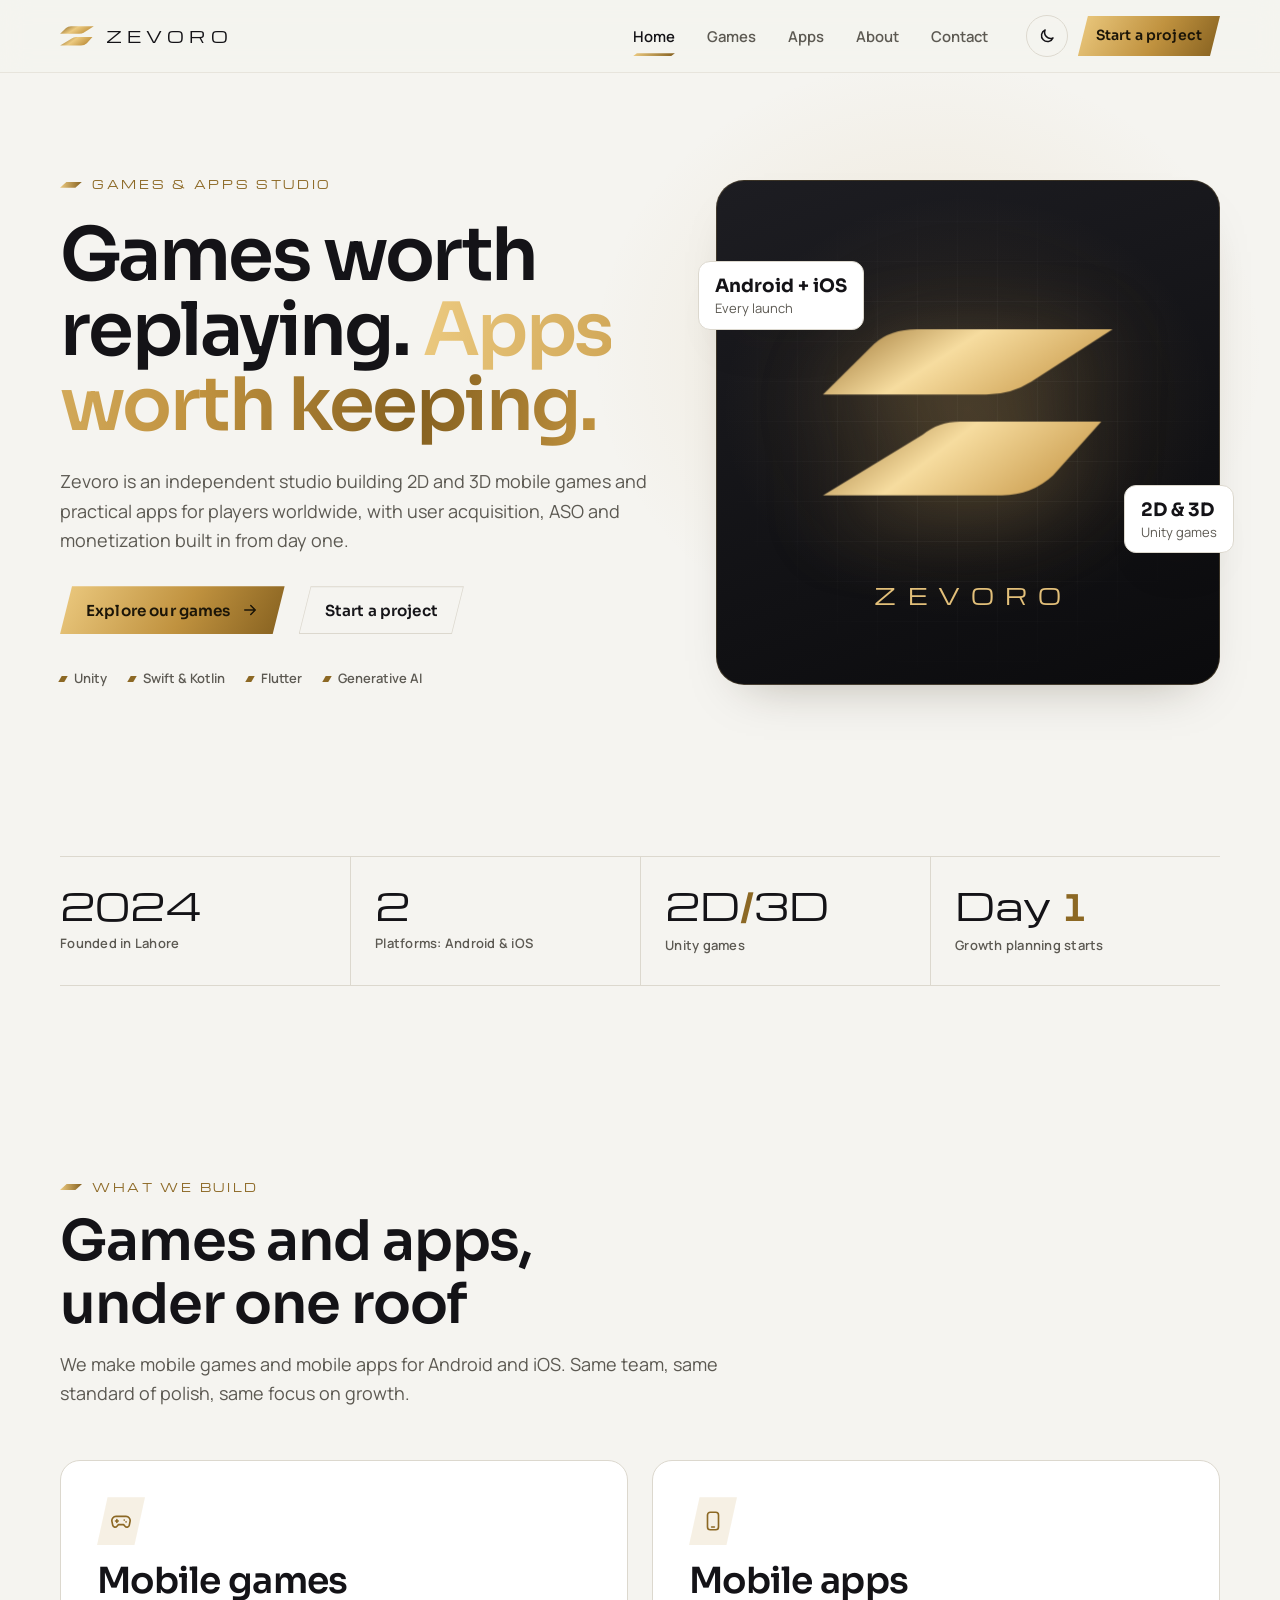
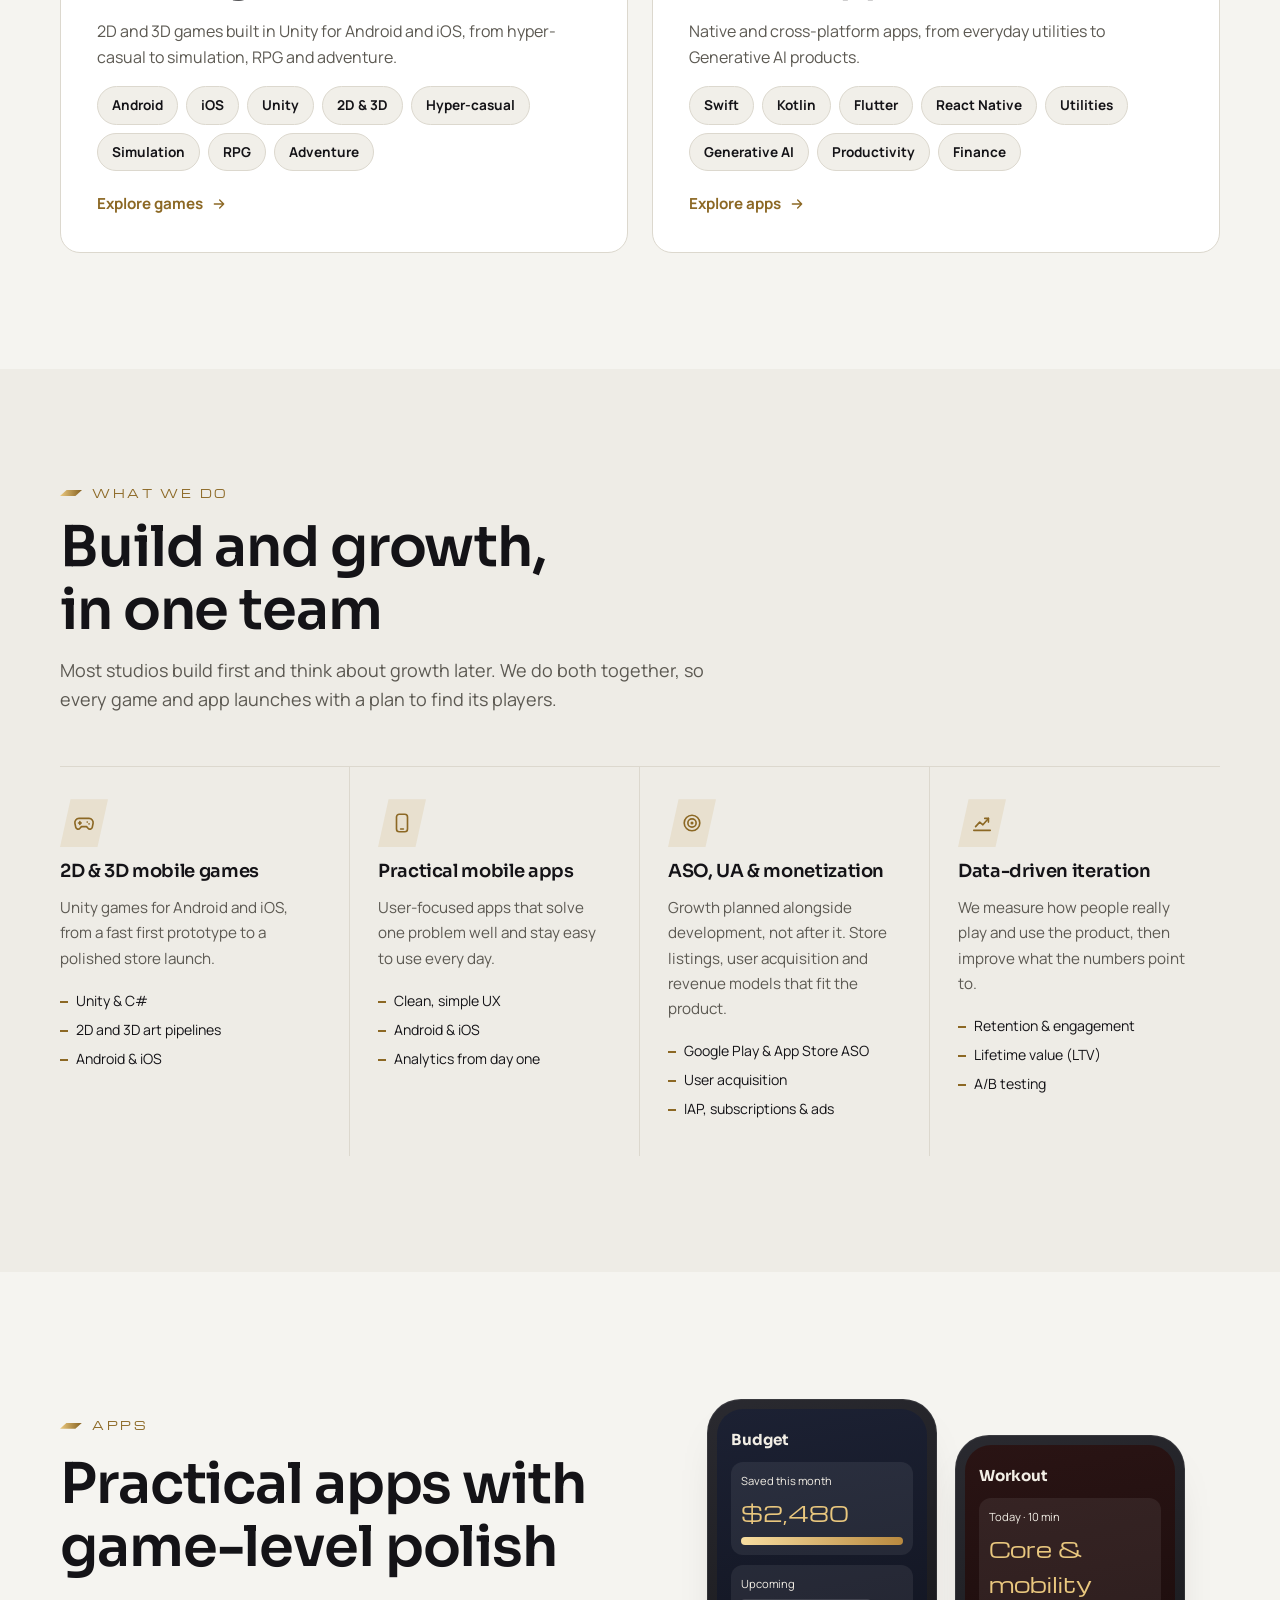
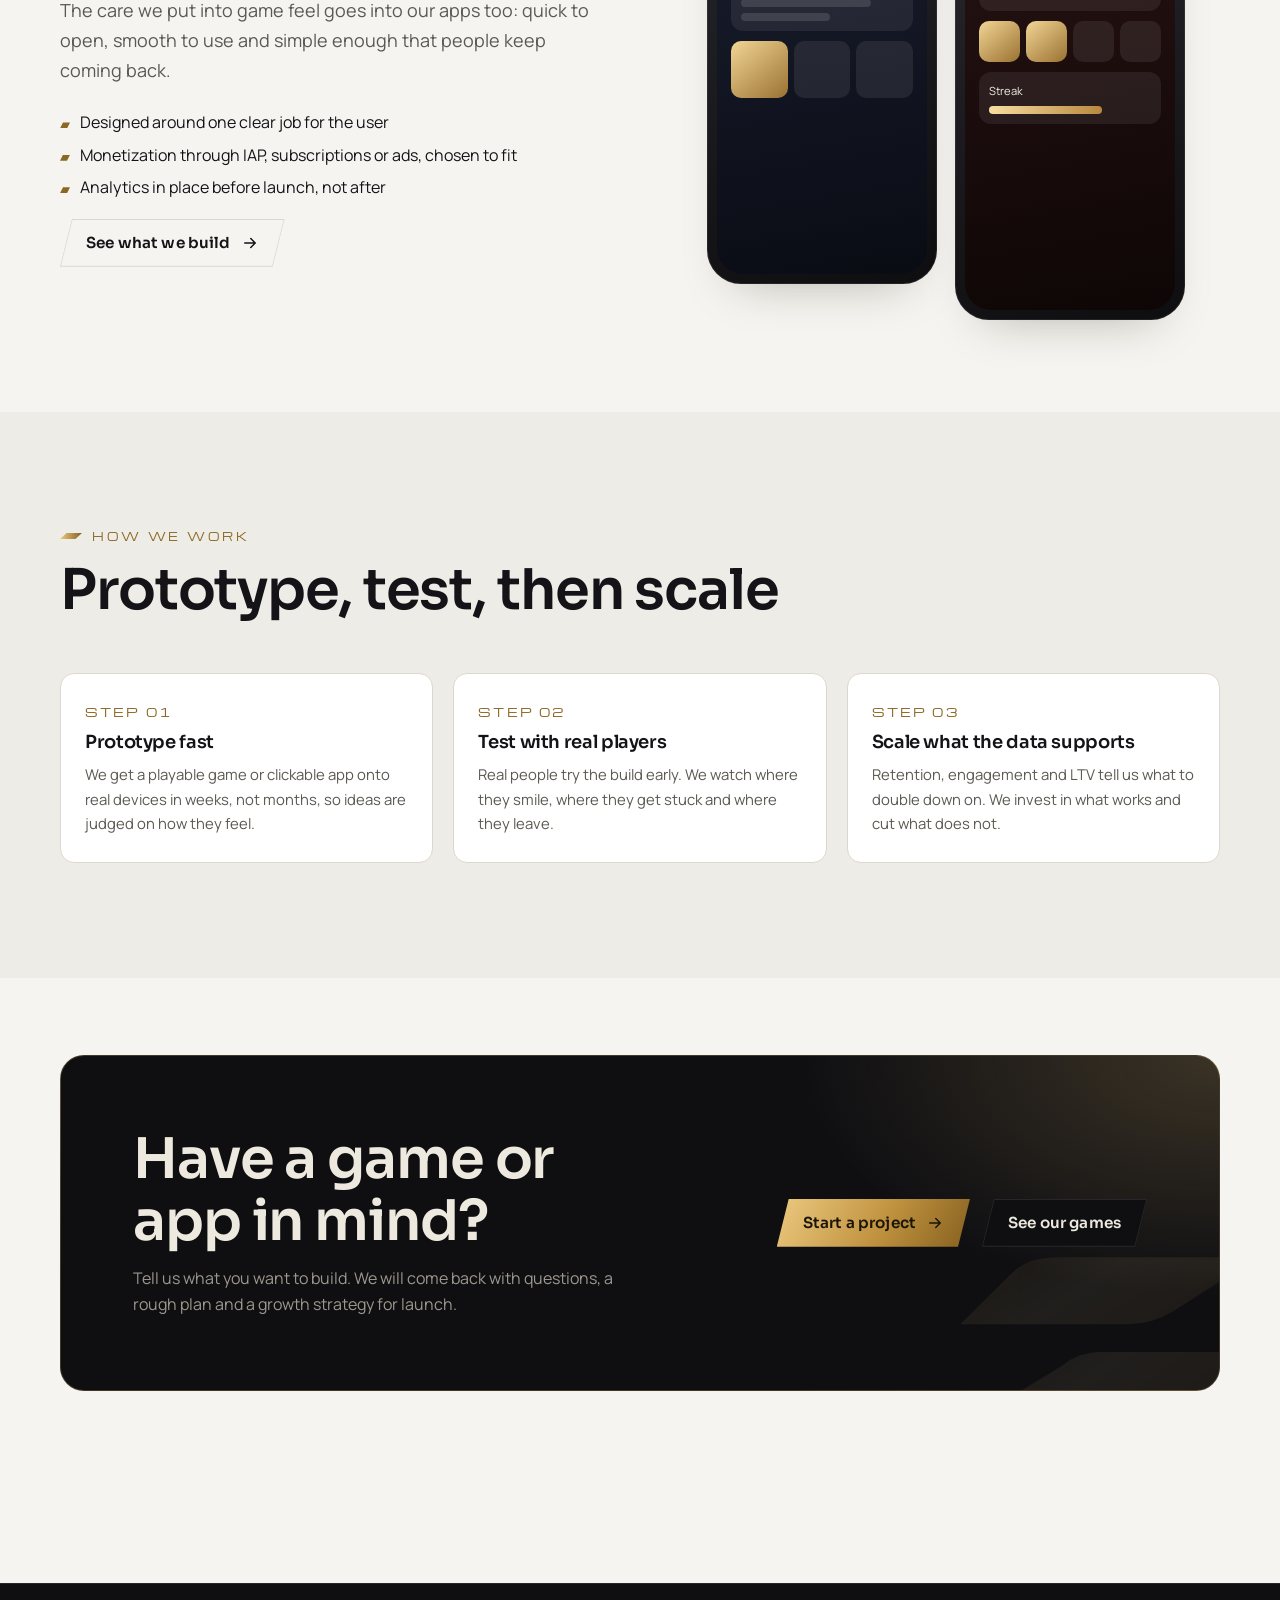
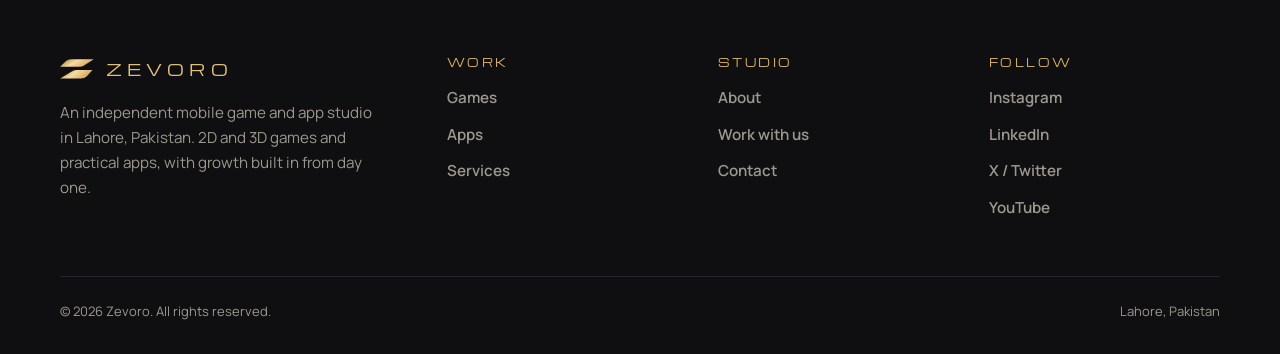
<file: index.html>
<!doctype html>
<html lang="en">
<head>
<meta charset="utf-8">
<meta name="viewport" content="width=device-width, initial-scale=1, viewport-fit=cover">
<title>Zevoro</title>
<meta name="description" content="Zevoro is an independent mobile game and app studio in Lahore building 2D and 3D games and practical apps, with growth built in from day one.">
<meta name="theme-color" content="#0d0d0f">
<link rel="icon" type="image/svg+xml" href="data:image/svg+xml,%3Csvg xmlns=%27http://www.w3.org/2000/svg%27 viewBox=%270 0 516 300%27%3E%3Cpath fill=%27%23d6b068%27 d=%27M2 119 L92 30 Q120 4 168 4 L513 4 L370 96 Q334 119 290 119 Z M2 297 L178 190 Q206 167 244 167 L493 167 L408 262 Q370 297 318 297 Z%27/%3E%3C/svg%3E">
<link rel="preconnect" href="https://fonts.googleapis.com"><link rel="preconnect" href="https://fonts.gstatic.com" crossorigin><link rel="stylesheet" href="https://fonts.googleapis.com/css2?family=Manrope:wght@400;500;600;700;800&family=Michroma&family=Sora:wght@500;600;700&display=swap">
<link rel="stylesheet" href="styles.css?v=465acd9a">
<script>(function(){try{var t=localStorage.getItem("zevoro-theme");if(t==="light"||t==="dark")document.documentElement.setAttribute("data-theme",t);}catch(e){}})();</script>
</head>
<body>
<a class="sr-only" href="#main">Skip to content</a>
<header class="site-header">
  <div class="wrap nav">
    <a class="brand" href="index.html" aria-label="Zevoro home"><svg class="emblem" viewBox="0 0 516 300" aria-hidden="true" xmlns="http://www.w3.org/2000/svg"><defs><linearGradient id="zg11" x1="0" y1="0" x2="1" y2="0.35"><stop offset="0" class="stop-3"/><stop offset="0.5" class="stop-1"/><stop offset="1" class="stop-2"/></linearGradient></defs><path class="blade blade-1" fill="url(#zg11)" d="M2 119 L92 30 Q120 4 168 4 L513 4 L370 96 Q334 119 290 119 Z"/><path class="blade blade-2" fill="url(#zg11)" d="M2 297 L178 190 Q206 167 244 167 L493 167 L408 262 Q370 297 318 297 Z"/></svg><span class="brand-word">ZEVORO</span></a>
    <ul class="nav-links" id="nav-links"><li><a href="index.html" aria-current="page">Home</a></li><li><a href="games.html">Games</a></li><li><a href="apps.html">Apps</a></li><li><a href="about.html">About</a></li><li><a href="contact.html">Contact</a></li><li class="mobile-cta"><a class="btn btn--gold" href="contact.html">Start a project <svg viewBox="0 0 24 24" fill="none" stroke="currentColor" stroke-width="2" stroke-linecap="round" stroke-linejoin="round" aria-hidden="true"><path d="M5 12h14M13 6l6 6-6 6"/></svg></a></li></ul>
    <div class="nav-actions">
      <button class="icon-btn theme-toggle" type="button" aria-label="Toggle theme"><svg class="i-sun" viewBox="0 0 24 24" fill="none" stroke="currentColor" stroke-width="2" stroke-linecap="round" aria-hidden="true"><circle cx="12" cy="12" r="4.2"/><path d="M12 2v2.5M12 19.5V22M2 12h2.5M19.5 12H22M4.9 4.9l1.8 1.8M17.3 17.3l1.8 1.8M4.9 19.1l1.8-1.8M17.3 6.7l1.8-1.8"/></svg><svg class="i-moon" viewBox="0 0 24 24" fill="none" stroke="currentColor" stroke-width="2" stroke-linecap="round" stroke-linejoin="round" aria-hidden="true"><path d="M20 14.5A8 8 0 0 1 9.5 4a8 8 0 1 0 10.5 10.5z"/></svg></button>
      <a class="btn btn--gold btn--sm nav-cta" href="contact.html">Start a project</a>
      <button class="icon-btn menu-btn" type="button" aria-label="Open menu" aria-expanded="false" aria-controls="nav-links"><svg viewBox="0 0 24 24" fill="none" stroke="currentColor" stroke-width="2" stroke-linecap="round" aria-hidden="true"><path d="M5 8h14M3 16h14"/></svg></button>
    </div>
  </div>
</header>
<main id="main">

<section class="hero">
  <div class="wrap hero-grid">
    <div class="hero-copy">
      <span class="eyebrow">Games &amp; apps studio</span>
      <h1>Games worth replaying. <span class="gold-text">Apps worth keeping.</span></h1>
      <p class="lede">Zevoro is an independent studio building 2D and 3D mobile games and practical apps for players worldwide, with user acquisition, ASO and monetization built in from day one.</p>
      <div class="hero-actions"><a class="btn btn--gold" href="games.html">Explore our games <svg viewBox="0 0 24 24" fill="none" stroke="currentColor" stroke-width="2" stroke-linecap="round" stroke-linejoin="round" aria-hidden="true"><path d="M5 12h14M13 6l6 6-6 6"/></svg></a><a class="btn btn--ghost" href="contact.html">Start a project</a></div>
      <div class="hero-meta"><span>Unity</span><span>Swift &amp; Kotlin</span><span>Flutter</span><span>Generative AI</span></div>
    </div>
    <div class="hero-stage" aria-hidden="true">
      <div class="stage-panel"></div>
      <svg class="stage-emblem" viewBox="0 0 516 300" aria-hidden="true" xmlns="http://www.w3.org/2000/svg"><defs><linearGradient id="zg2" x1="0" y1="0" x2="1" y2="0.35"><stop offset="0" class="stop-3"/><stop offset="0.5" class="stop-1"/><stop offset="1" class="stop-2"/></linearGradient></defs><path class="blade blade-1" fill="url(#zg2)" d="M2 119 L92 30 Q120 4 168 4 L513 4 L370 96 Q334 119 290 119 Z"/><path class="blade blade-2" fill="url(#zg2)" d="M2 297 L178 190 Q206 167 244 167 L493 167 L408 262 Q370 297 318 297 Z"/></svg>
      <div class="stage-word">ZEVORO</div>
      <div class="chip-float chip-a"><strong>Android + iOS</strong><span>Every launch</span></div>
      <div class="chip-float chip-b"><strong>2D &amp; 3D</strong><span>Unity games</span></div>
    </div>
  </div>
</section>

<section class="section--tight" aria-label="Studio at a glance">
  <div class="wrap">
    <div class="stats">
      <div class="stat"><span class="stat-num">2024</span><span class="stat-label">Founded in Lahore</span></div>
      <div class="stat"><span class="stat-num">2</span><span class="stat-label">Platforms: Android &amp; iOS</span></div>
      <div class="stat"><span class="stat-num">2D<em>/</em>3D</span><span class="stat-label">Unity games</span></div>
      <div class="stat"><span class="stat-num">Day <em>1</em></span><span class="stat-label">Growth planning starts</span></div>
    </div>
  </div>
</section>

<section class="section">
  <div class="wrap">
    <div class="section-head"><span class="eyebrow">What we build</span><h2>Games and apps, under one roof</h2><p class="lede">We make mobile games and mobile apps for Android and iOS. Same team, same standard of polish, same focus on growth.</p></div>
    <div class="duo">
      <a class="duo-card" href="games.html">
        <div class="service-icon"><svg viewBox="0 0 24 24" fill="none" stroke="currentColor" stroke-width="1.8" stroke-linecap="round" stroke-linejoin="round" aria-hidden="true"><path d="M6.5 7h11a4.5 4.5 0 0 1 4.4 5.4l-.9 4.3a2.6 2.6 0 0 1-4.6 1L14.8 16H9.2l-1.6 1.7a2.6 2.6 0 0 1-4.6-1l-.9-4.3A4.5 4.5 0 0 1 6.5 7z"/><path d="M7.5 10.5v3M6 12h3M15.5 11h.01M17.5 13h.01"/></svg></div>
        <h3>Mobile games</h3>
        <p>2D and 3D games built in Unity for Android and iOS, from hyper-casual to simulation, RPG and adventure.</p>
        <div class="chips"><span>Android</span><span>iOS</span><span>Unity</span><span>2D &amp; 3D</span><span>Hyper-casual</span><span>Simulation</span><span>RPG</span><span>Adventure</span></div>
        <span class="link-arrow">Explore games <svg viewBox="0 0 24 24" fill="none" stroke="currentColor" stroke-width="2" stroke-linecap="round" stroke-linejoin="round" aria-hidden="true"><path d="M5 12h14M13 6l6 6-6 6"/></svg></span>
      </a>
      <a class="duo-card" href="apps.html">
        <div class="service-icon"><svg viewBox="0 0 24 24" fill="none" stroke="currentColor" stroke-width="1.8" stroke-linecap="round" stroke-linejoin="round" aria-hidden="true"><rect x="6" y="2.5" width="12" height="19" rx="3"/><path d="M10.5 18.5h3"/></svg></div>
        <h3>Mobile apps</h3>
        <p>Native and cross-platform apps, from everyday utilities to Generative AI products.</p>
        <div class="chips"><span>Swift</span><span>Kotlin</span><span>Flutter</span><span>React Native</span><span>Utilities</span><span>Generative AI</span><span>Productivity</span><span>Finance</span></div>
        <span class="link-arrow">Explore apps <svg viewBox="0 0 24 24" fill="none" stroke="currentColor" stroke-width="2" stroke-linecap="round" stroke-linejoin="round" aria-hidden="true"><path d="M5 12h14M13 6l6 6-6 6"/></svg></span>
      </a>
    </div>
  </div>
</section>

<section class="section section--alt" id="services">
  <div class="wrap">
    <div class="section-head"><span class="eyebrow">What we do</span><h2>Build and growth, in one team</h2><p class="lede">Most studios build first and think about growth later. We do both together, so every game and app launches with a plan to find its players.</p></div>
    <div class="services"><div class="service"><div class="service-icon"><svg viewBox="0 0 24 24" fill="none" stroke="currentColor" stroke-width="1.8" stroke-linecap="round" stroke-linejoin="round" aria-hidden="true"><path d="M6.5 7h11a4.5 4.5 0 0 1 4.4 5.4l-.9 4.3a2.6 2.6 0 0 1-4.6 1L14.8 16H9.2l-1.6 1.7a2.6 2.6 0 0 1-4.6-1l-.9-4.3A4.5 4.5 0 0 1 6.5 7z"/><path d="M7.5 10.5v3M6 12h3M15.5 11h.01M17.5 13h.01"/></svg></div><h3>2D &amp; 3D mobile games</h3><p>Unity games for Android and iOS, from a fast first prototype to a polished store launch.</p><ul><li>Unity &amp; C#</li><li>2D and 3D art pipelines</li><li>Android &amp; iOS</li></ul></div><div class="service"><div class="service-icon"><svg viewBox="0 0 24 24" fill="none" stroke="currentColor" stroke-width="1.8" stroke-linecap="round" stroke-linejoin="round" aria-hidden="true"><rect x="6" y="2.5" width="12" height="19" rx="3"/><path d="M10.5 18.5h3"/></svg></div><h3>Practical mobile apps</h3><p>User-focused apps that solve one problem well and stay easy to use every day.</p><ul><li>Clean, simple UX</li><li>Android &amp; iOS</li><li>Analytics from day one</li></ul></div><div class="service"><div class="service-icon"><svg viewBox="0 0 24 24" fill="none" stroke="currentColor" stroke-width="1.8" stroke-linecap="round" stroke-linejoin="round" aria-hidden="true"><circle cx="12" cy="12" r="8.5"/><circle cx="12" cy="12" r="4.5"/><circle cx="12" cy="12" r="0.8" fill="currentColor"/></svg></div><h3>ASO, UA &amp; monetization</h3><p>Growth planned alongside development, not after it. Store listings, user acquisition and revenue models that fit the product.</p><ul><li>Google Play &amp; App Store ASO</li><li>User acquisition</li><li>IAP, subscriptions &amp; ads</li></ul></div><div class="service"><div class="service-icon"><svg viewBox="0 0 24 24" fill="none" stroke="currentColor" stroke-width="1.8" stroke-linecap="round" stroke-linejoin="round" aria-hidden="true"><path d="M3 20h18"/><path d="M5 16l4.5-5 3.5 3 6-7"/><path d="M15 7h4v4"/></svg></div><h3>Data-driven iteration</h3><p>We measure how people really play and use the product, then improve what the numbers point to.</p><ul><li>Retention &amp; engagement</li><li>Lifetime value (LTV)</li><li>A/B testing</li></ul></div></div>
  </div>
</section>

<section class="section">
  <div class="wrap split">
    <div class="split-copy">
      <span class="eyebrow">Apps</span>
      <h2>Practical apps with game-level polish</h2>
      <p class="lede">The care we put into game feel goes into our apps too: quick to open, smooth to use and simple enough that people keep coming back.</p>
      <ul class="feature-list" style="font-size:1rem">
        <li>Designed around one clear job for the user</li>
        <li>Monetization through IAP, subscriptions or ads, chosen to fit</li>
        <li>Analytics in place before launch, not after</li>
      </ul>
      <div><a class="btn btn--ghost" href="apps.html">See what we build <svg viewBox="0 0 24 24" fill="none" stroke="currentColor" stroke-width="2" stroke-linecap="round" stroke-linejoin="round" aria-hidden="true"><path d="M5 12h14M13 6l6 6-6 6"/></svg></a></div>
    </div>
    <div class="phones" aria-hidden="true">
      <div class="phone"><div class="screen" style="--sa:#1c2133;--sb:#0a0c14">
        <div class="s-title">Budget</div><div class="s-card"><span>Saved this month</span><span class="s-big">$2,480</span><div class="s-bar gold"></div></div>
        <div class="s-card"><span>Upcoming</span><div class="s-bar" style="width:80%"></div><div class="s-bar" style="width:55%"></div></div>
        <div class="s-row"><div class="s-tile g"></div><div class="s-tile"></div><div class="s-tile"></div></div>
      </div></div>
      <div class="phone"><div class="screen" style="--sa:#2a1414;--sb:#0e0606">
        <div class="s-title">Workout</div><div class="s-card"><span>Today · 10 min</span><span class="s-big">Core &amp; mobility</span></div>
        <div class="s-row"><div class="s-tile g"></div><div class="s-tile g"></div><div class="s-tile"></div><div class="s-tile"></div></div>
        <div class="s-card"><span>Streak</span><div class="s-bar gold" style="width:70%"></div></div>
      </div></div>
    </div>
  </div>
</section>

<section class="section section--alt">
  <div class="wrap">
    <div class="section-head"><span class="eyebrow">How we work</span><h2>Prototype, test, then scale</h2></div>
    <div class="process process--3">
      <div class="step"><span class="step-num">STEP 01</span><h3>Prototype fast</h3><p>We get a playable game or clickable app onto real devices in weeks, not months, so ideas are judged on how they feel.</p></div>
      <div class="step"><span class="step-num">STEP 02</span><h3>Test with real players</h3><p>Real people try the build early. We watch where they smile, where they get stuck and where they leave.</p></div>
      <div class="step"><span class="step-num">STEP 03</span><h3>Scale what the data supports</h3><p>Retention, engagement and LTV tell us what to double down on. We invest in what works and cut what does not.</p></div>
    </div>
  </div>
</section>

<section class="section--tight"><div class="wrap"><div class="cta-band"><svg class="bg-blades" viewBox="0 0 516 300" aria-hidden="true" xmlns="http://www.w3.org/2000/svg"><defs><linearGradient id="zg3" x1="0" y1="0" x2="1" y2="0.35"><stop offset="0" class="stop-3"/><stop offset="0.5" class="stop-1"/><stop offset="1" class="stop-2"/></linearGradient></defs><path class="blade blade-1" fill="url(#zg3)" d="M2 119 L92 30 Q120 4 168 4 L513 4 L370 96 Q334 119 290 119 Z"/><path class="blade blade-2" fill="url(#zg3)" d="M2 297 L178 190 Q206 167 244 167 L493 167 L408 262 Q370 297 318 297 Z"/></svg>
  <div><h2>Have a game or app in mind?</h2><p>Tell us what you want to build. We will come back with questions, a rough plan and a growth strategy for launch.</p></div>
  <div class="cta-actions"><a class="btn btn--gold" href="contact.html">Start a project <svg viewBox="0 0 24 24" fill="none" stroke="currentColor" stroke-width="2" stroke-linecap="round" stroke-linejoin="round" aria-hidden="true"><path d="M5 12h14M13 6l6 6-6 6"/></svg></a><a class="btn btn--ghost" href="games.html">See our games</a></div>
</div></div></section>

</main>
<footer class="site-footer">
  <div class="wrap">
    <div class="footer-grid">
      <div class="footer-brand">
        <a class="brand" href="index.html" aria-label="Zevoro home"><svg class="emblem" viewBox="0 0 516 300" aria-hidden="true" xmlns="http://www.w3.org/2000/svg"><defs><linearGradient id="zg1" x1="0" y1="0" x2="1" y2="0.35"><stop offset="0" class="stop-3"/><stop offset="0.5" class="stop-1"/><stop offset="1" class="stop-2"/></linearGradient></defs><path class="blade blade-1" fill="url(#zg1)" d="M2 119 L92 30 Q120 4 168 4 L513 4 L370 96 Q334 119 290 119 Z"/><path class="blade blade-2" fill="url(#zg1)" d="M2 297 L178 190 Q206 167 244 167 L493 167 L408 262 Q370 297 318 297 Z"/></svg><span class="brand-word">ZEVORO</span></a>
        <p>An independent mobile game and app studio in Lahore, Pakistan. 2D and 3D games and practical apps, with growth built in from day one.</p>
      </div>
      <div class="footer-col"><h4>Work</h4><ul><li><a href="games.html">Games</a></li><li><a href="apps.html">Apps</a></li><li><a href="index.html#services">Services</a></li></ul></div>
      <div class="footer-col"><h4>Studio</h4><ul><li><a href="about.html">About</a></li><li><a href="about.html#team">Work with us</a></li><li><a href="contact.html">Contact</a></li></ul></div>
      <div class="footer-col"><h4>Follow</h4><ul><li><a href="#">Instagram</a></li><li><a href="https://www.linkedin.com/company/zevoro/" target="_blank" rel="noopener">LinkedIn</a></li><li><a href="#">X / Twitter</a></li><li><a href="#">YouTube</a></li></ul></div>
    </div>
    <div class="footer-bottom"><span>&copy; <span data-year>2026</span> Zevoro. All rights reserved.</span><span>Lahore, Pakistan</span></div>
  </div>
</footer>
<script src="main.js?v=465acd9a"></script>
</body>
</html>
</file>
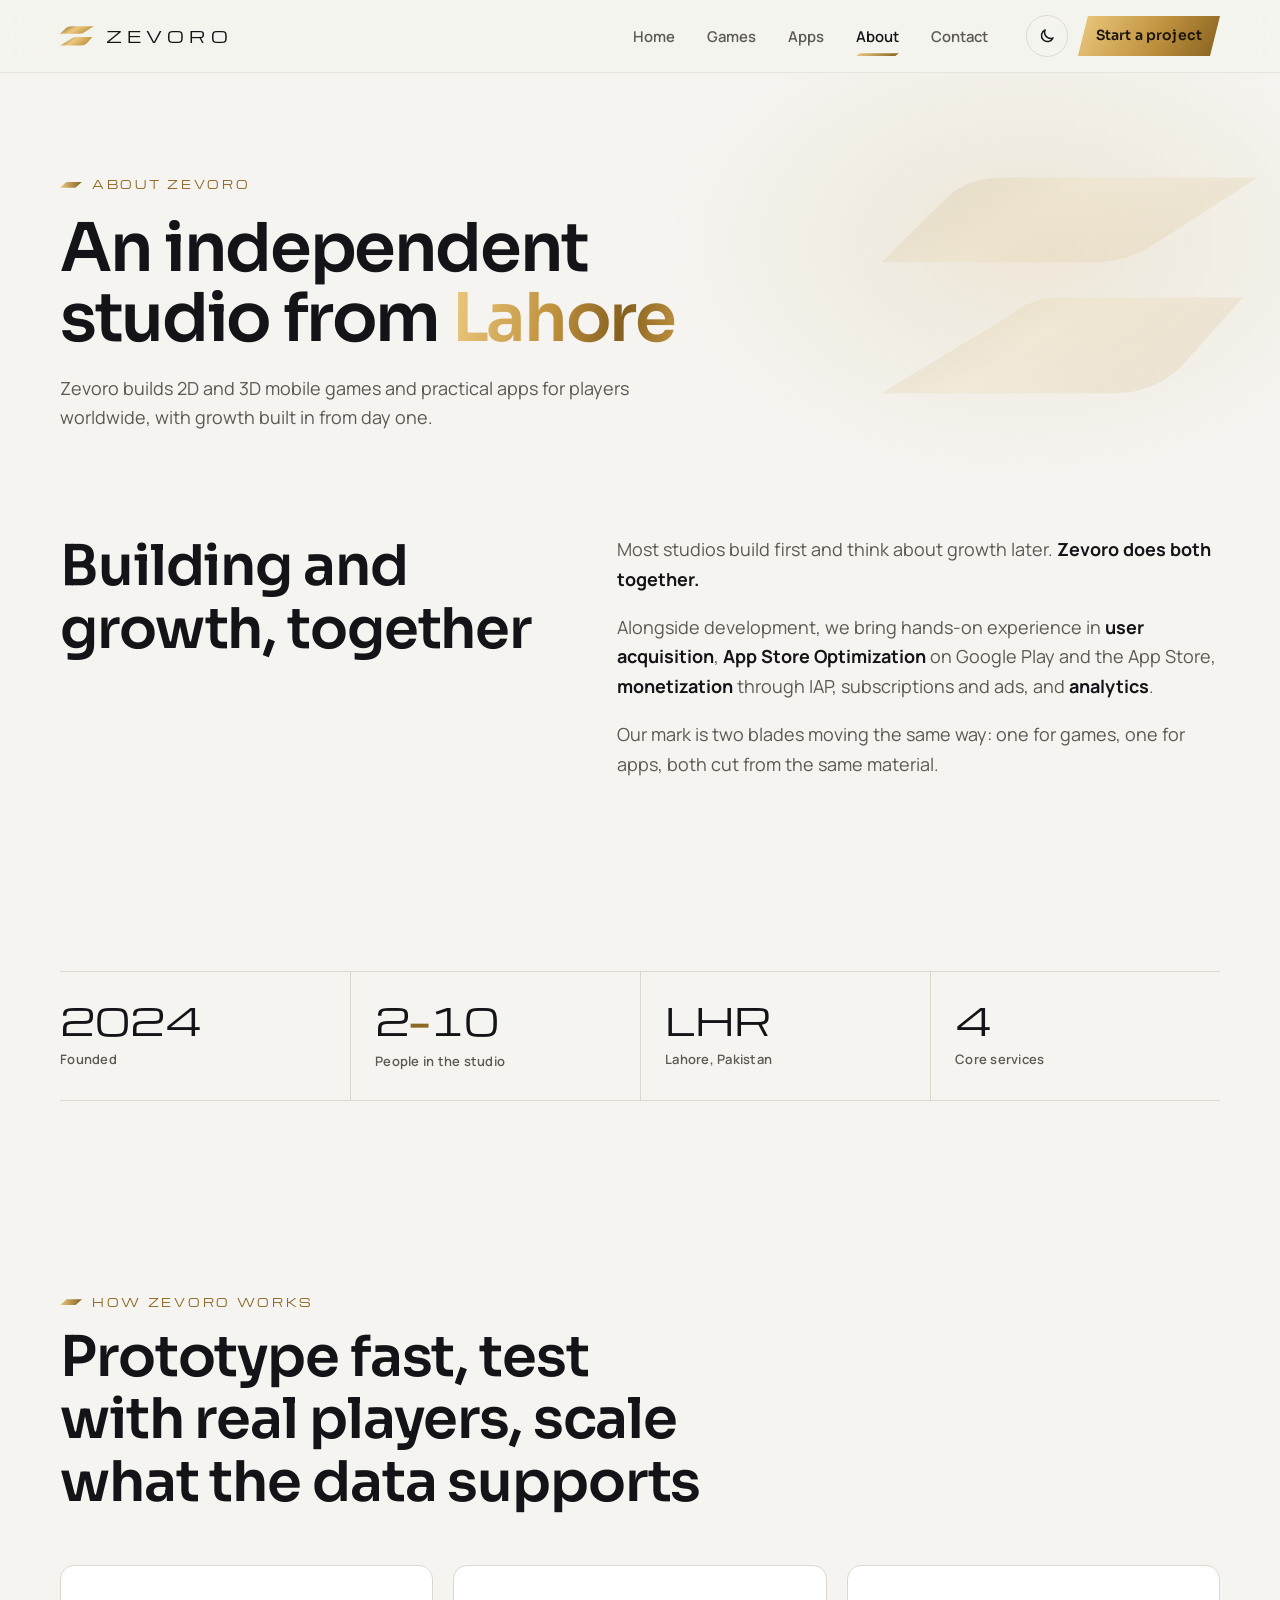
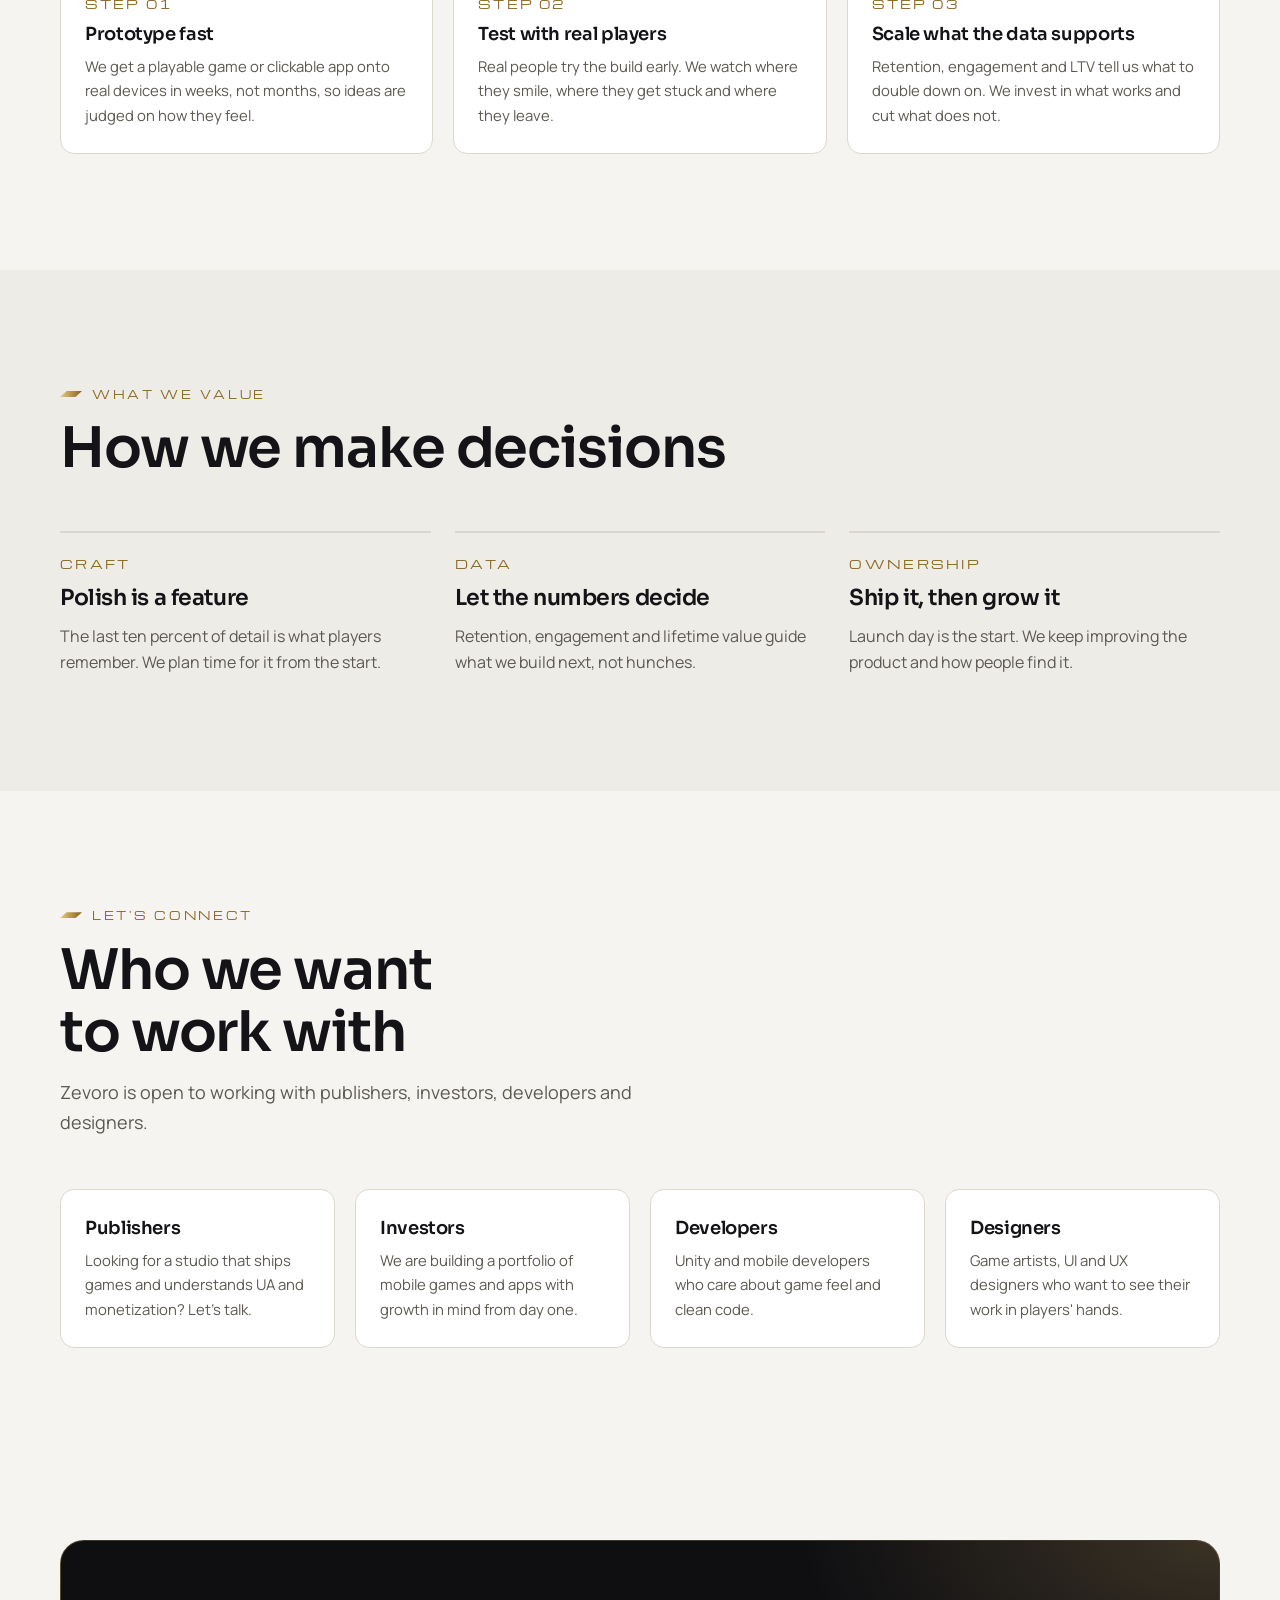
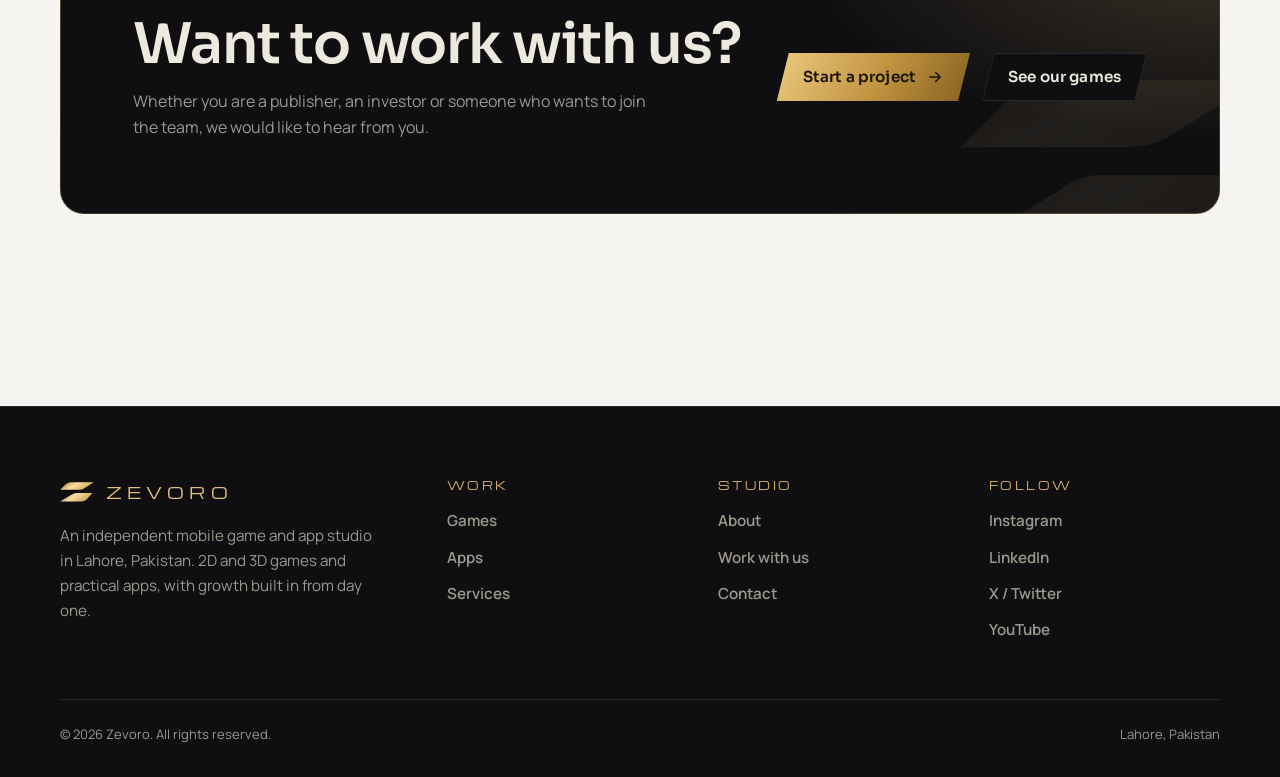
<file: about.html>
<!doctype html>
<html lang="en">
<head>
<meta charset="utf-8">
<meta name="viewport" content="width=device-width, initial-scale=1, viewport-fit=cover">
<title>About · Zevoro</title>
<meta name="description" content="About Zevoro, an independent mobile game and app studio founded in Lahore in 2024.">
<meta name="theme-color" content="#0d0d0f">
<link rel="icon" type="image/svg+xml" href="data:image/svg+xml,%3Csvg xmlns=%27http://www.w3.org/2000/svg%27 viewBox=%270 0 516 300%27%3E%3Cpath fill=%27%23d6b068%27 d=%27M2 119 L92 30 Q120 4 168 4 L513 4 L370 96 Q334 119 290 119 Z M2 297 L178 190 Q206 167 244 167 L493 167 L408 262 Q370 297 318 297 Z%27/%3E%3C/svg%3E">
<link rel="preconnect" href="https://fonts.googleapis.com"><link rel="preconnect" href="https://fonts.gstatic.com" crossorigin><link rel="stylesheet" href="https://fonts.googleapis.com/css2?family=Manrope:wght@400;500;600;700;800&family=Michroma&family=Sora:wght@500;600;700&display=swap">
<link rel="stylesheet" href="styles.css?v=465acd9a">
<script>(function(){try{var t=localStorage.getItem("zevoro-theme");if(t==="light"||t==="dark")document.documentElement.setAttribute("data-theme",t);}catch(e){}})();</script>
</head>
<body>
<a class="sr-only" href="#main">Skip to content</a>
<header class="site-header">
  <div class="wrap nav">
    <a class="brand" href="index.html" aria-label="Zevoro home"><svg class="emblem" viewBox="0 0 516 300" aria-hidden="true" xmlns="http://www.w3.org/2000/svg"><defs><linearGradient id="zg14" x1="0" y1="0" x2="1" y2="0.35"><stop offset="0" class="stop-3"/><stop offset="0.5" class="stop-1"/><stop offset="1" class="stop-2"/></linearGradient></defs><path class="blade blade-1" fill="url(#zg14)" d="M2 119 L92 30 Q120 4 168 4 L513 4 L370 96 Q334 119 290 119 Z"/><path class="blade blade-2" fill="url(#zg14)" d="M2 297 L178 190 Q206 167 244 167 L493 167 L408 262 Q370 297 318 297 Z"/></svg><span class="brand-word">ZEVORO</span></a>
    <ul class="nav-links" id="nav-links"><li><a href="index.html">Home</a></li><li><a href="games.html">Games</a></li><li><a href="apps.html">Apps</a></li><li><a href="about.html" aria-current="page">About</a></li><li><a href="contact.html">Contact</a></li><li class="mobile-cta"><a class="btn btn--gold" href="contact.html">Start a project <svg viewBox="0 0 24 24" fill="none" stroke="currentColor" stroke-width="2" stroke-linecap="round" stroke-linejoin="round" aria-hidden="true"><path d="M5 12h14M13 6l6 6-6 6"/></svg></a></li></ul>
    <div class="nav-actions">
      <button class="icon-btn theme-toggle" type="button" aria-label="Toggle theme"><svg class="i-sun" viewBox="0 0 24 24" fill="none" stroke="currentColor" stroke-width="2" stroke-linecap="round" aria-hidden="true"><circle cx="12" cy="12" r="4.2"/><path d="M12 2v2.5M12 19.5V22M2 12h2.5M19.5 12H22M4.9 4.9l1.8 1.8M17.3 17.3l1.8 1.8M4.9 19.1l1.8-1.8M17.3 6.7l1.8-1.8"/></svg><svg class="i-moon" viewBox="0 0 24 24" fill="none" stroke="currentColor" stroke-width="2" stroke-linecap="round" stroke-linejoin="round" aria-hidden="true"><path d="M20 14.5A8 8 0 0 1 9.5 4a8 8 0 1 0 10.5 10.5z"/></svg></button>
      <a class="btn btn--gold btn--sm nav-cta" href="contact.html">Start a project</a>
      <button class="icon-btn menu-btn" type="button" aria-label="Open menu" aria-expanded="false" aria-controls="nav-links"><svg viewBox="0 0 24 24" fill="none" stroke="currentColor" stroke-width="2" stroke-linecap="round" aria-hidden="true"><path d="M5 8h14M3 16h14"/></svg></button>
    </div>
  </div>
</header>
<main id="main">

<section class="page-hero">
  <svg class="bg-blades" viewBox="0 0 516 300" aria-hidden="true" xmlns="http://www.w3.org/2000/svg"><defs><linearGradient id="zg8" x1="0" y1="0" x2="1" y2="0.35"><stop offset="0" class="stop-3"/><stop offset="0.5" class="stop-1"/><stop offset="1" class="stop-2"/></linearGradient></defs><path class="blade blade-1" fill="url(#zg8)" d="M2 119 L92 30 Q120 4 168 4 L513 4 L370 96 Q334 119 290 119 Z"/><path class="blade blade-2" fill="url(#zg8)" d="M2 297 L178 190 Q206 167 244 167 L493 167 L408 262 Q370 297 318 297 Z"/></svg>
  <div class="wrap">
    <span class="eyebrow">About Zevoro</span>
    <h1>An independent studio from <span class="gold-text">Lahore</span></h1>
    <p class="lede">Zevoro builds 2D and 3D mobile games and practical apps for players worldwide, with growth built in from day one.</p>
  </div>
</section>

<section class="section" style="padding-top:clamp(24px,3vw,40px)">
  <div class="wrap story">
    <h2>Building and growth, together</h2>
    <div class="story-copy">
      <p>Most studios build first and think about growth later. <strong>Zevoro does both together.</strong></p>
      <p>Alongside development, we bring hands-on experience in <strong>user acquisition</strong>, <strong>App Store Optimization</strong> on Google Play and the App Store, <strong>monetization</strong> through IAP, subscriptions and ads, and <strong>analytics</strong>.</p>
      <p>Our mark is two blades moving the same way: one for games, one for apps, both cut from the same material.</p>
    </div>
  </div>
</section>

<section class="section--tight"><div class="wrap"><div class="stats">
  <div class="stat"><span class="stat-num">2024</span><span class="stat-label">Founded</span></div>
  <div class="stat"><span class="stat-num">2<em>–</em>10</span><span class="stat-label">People in the studio</span></div>
  <div class="stat"><span class="stat-num">LHR</span><span class="stat-label">Lahore, Pakistan</span></div>
  <div class="stat"><span class="stat-num">4</span><span class="stat-label">Core services</span></div>
</div></div></section>

<section class="section">
  <div class="wrap">
    <div class="section-head"><span class="eyebrow">How Zevoro works</span><h2>Prototype fast, test with real players, scale what the data supports</h2></div>
    <div class="process process--3">
      <div class="step"><span class="step-num">STEP 01</span><h3>Prototype fast</h3><p>We get a playable game or clickable app onto real devices in weeks, not months, so ideas are judged on how they feel.</p></div>
      <div class="step"><span class="step-num">STEP 02</span><h3>Test with real players</h3><p>Real people try the build early. We watch where they smile, where they get stuck and where they leave.</p></div>
      <div class="step"><span class="step-num">STEP 03</span><h3>Scale what the data supports</h3><p>Retention, engagement and LTV tell us what to double down on. We invest in what works and cut what does not.</p></div>
    </div>
  </div>
</section>

<section class="section section--alt">
  <div class="wrap">
    <div class="section-head"><span class="eyebrow">What we value</span><h2>How we make decisions</h2></div>
    <div class="values">
      <div class="value"><span class="k">Craft</span><h3>Polish is a feature</h3><p>The last ten percent of detail is what players remember. We plan time for it from the start.</p></div>
      <div class="value"><span class="k">Data</span><h3>Let the numbers decide</h3><p>Retention, engagement and lifetime value guide what we build next, not hunches.</p></div>
      <div class="value"><span class="k">Ownership</span><h3>Ship it, then grow it</h3><p>Launch day is the start. We keep improving the product and how people find it.</p></div>
    </div>
  </div>
</section>

<section class="section" id="team">
  <div class="wrap">
    <div class="section-head"><span class="eyebrow">Let's connect</span><h2>Who we want to work with</h2><p class="lede">Zevoro is open to working with publishers, investors, developers and designers.</p></div>
    <div class="process"><div class="step"><h3>Publishers</h3><p>Looking for a studio that ships games and understands UA and monetization? Let's talk.</p></div><div class="step"><h3>Investors</h3><p>We are building a portfolio of mobile games and apps with growth in mind from day one.</p></div><div class="step"><h3>Developers</h3><p>Unity and mobile developers who care about game feel and clean code.</p></div><div class="step"><h3>Designers</h3><p>Game artists, UI and UX designers who want to see their work in players' hands.</p></div></div>
  </div>
</section>

<section class="section--tight"><div class="wrap"><div class="cta-band"><svg class="bg-blades" viewBox="0 0 516 300" aria-hidden="true" xmlns="http://www.w3.org/2000/svg"><defs><linearGradient id="zg9" x1="0" y1="0" x2="1" y2="0.35"><stop offset="0" class="stop-3"/><stop offset="0.5" class="stop-1"/><stop offset="1" class="stop-2"/></linearGradient></defs><path class="blade blade-1" fill="url(#zg9)" d="M2 119 L92 30 Q120 4 168 4 L513 4 L370 96 Q334 119 290 119 Z"/><path class="blade blade-2" fill="url(#zg9)" d="M2 297 L178 190 Q206 167 244 167 L493 167 L408 262 Q370 297 318 297 Z"/></svg>
  <div><h2>Want to work with us?</h2><p>Whether you are a publisher, an investor or someone who wants to join the team, we would like to hear from you.</p></div>
  <div class="cta-actions"><a class="btn btn--gold" href="contact.html">Start a project <svg viewBox="0 0 24 24" fill="none" stroke="currentColor" stroke-width="2" stroke-linecap="round" stroke-linejoin="round" aria-hidden="true"><path d="M5 12h14M13 6l6 6-6 6"/></svg></a><a class="btn btn--ghost" href="games.html">See our games</a></div>
</div></div></section>

</main>
<footer class="site-footer">
  <div class="wrap">
    <div class="footer-grid">
      <div class="footer-brand">
        <a class="brand" href="index.html" aria-label="Zevoro home"><svg class="emblem" viewBox="0 0 516 300" aria-hidden="true" xmlns="http://www.w3.org/2000/svg"><defs><linearGradient id="zg1" x1="0" y1="0" x2="1" y2="0.35"><stop offset="0" class="stop-3"/><stop offset="0.5" class="stop-1"/><stop offset="1" class="stop-2"/></linearGradient></defs><path class="blade blade-1" fill="url(#zg1)" d="M2 119 L92 30 Q120 4 168 4 L513 4 L370 96 Q334 119 290 119 Z"/><path class="blade blade-2" fill="url(#zg1)" d="M2 297 L178 190 Q206 167 244 167 L493 167 L408 262 Q370 297 318 297 Z"/></svg><span class="brand-word">ZEVORO</span></a>
        <p>An independent mobile game and app studio in Lahore, Pakistan. 2D and 3D games and practical apps, with growth built in from day one.</p>
      </div>
      <div class="footer-col"><h4>Work</h4><ul><li><a href="games.html">Games</a></li><li><a href="apps.html">Apps</a></li><li><a href="index.html#services">Services</a></li></ul></div>
      <div class="footer-col"><h4>Studio</h4><ul><li><a href="about.html">About</a></li><li><a href="about.html#team">Work with us</a></li><li><a href="contact.html">Contact</a></li></ul></div>
      <div class="footer-col"><h4>Follow</h4><ul><li><a href="#">Instagram</a></li><li><a href="https://www.linkedin.com/company/zevoro/" target="_blank" rel="noopener">LinkedIn</a></li><li><a href="#">X / Twitter</a></li><li><a href="#">YouTube</a></li></ul></div>
    </div>
    <div class="footer-bottom"><span>&copy; <span data-year>2026</span> Zevoro. All rights reserved.</span><span>Lahore, Pakistan</span></div>
  </div>
</footer>
<script src="main.js?v=465acd9a"></script>
</body>
</html>
</file>
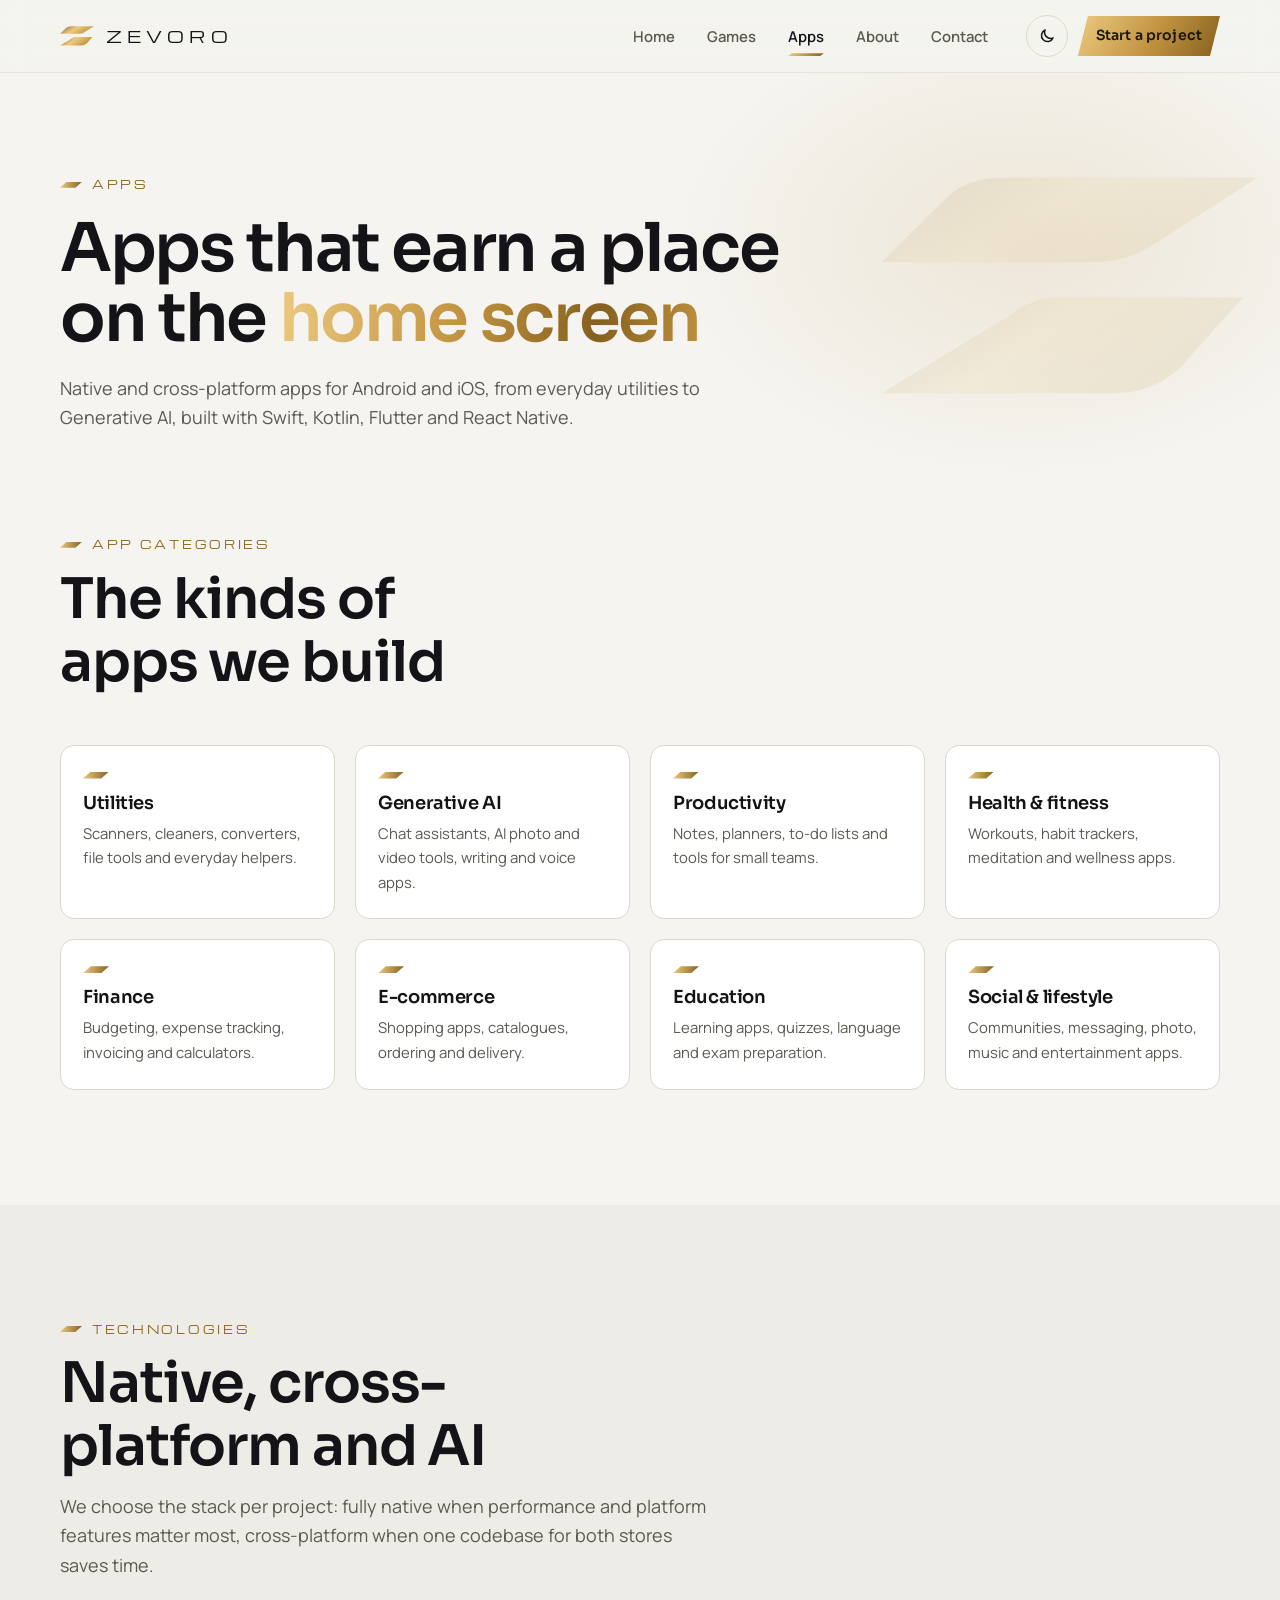
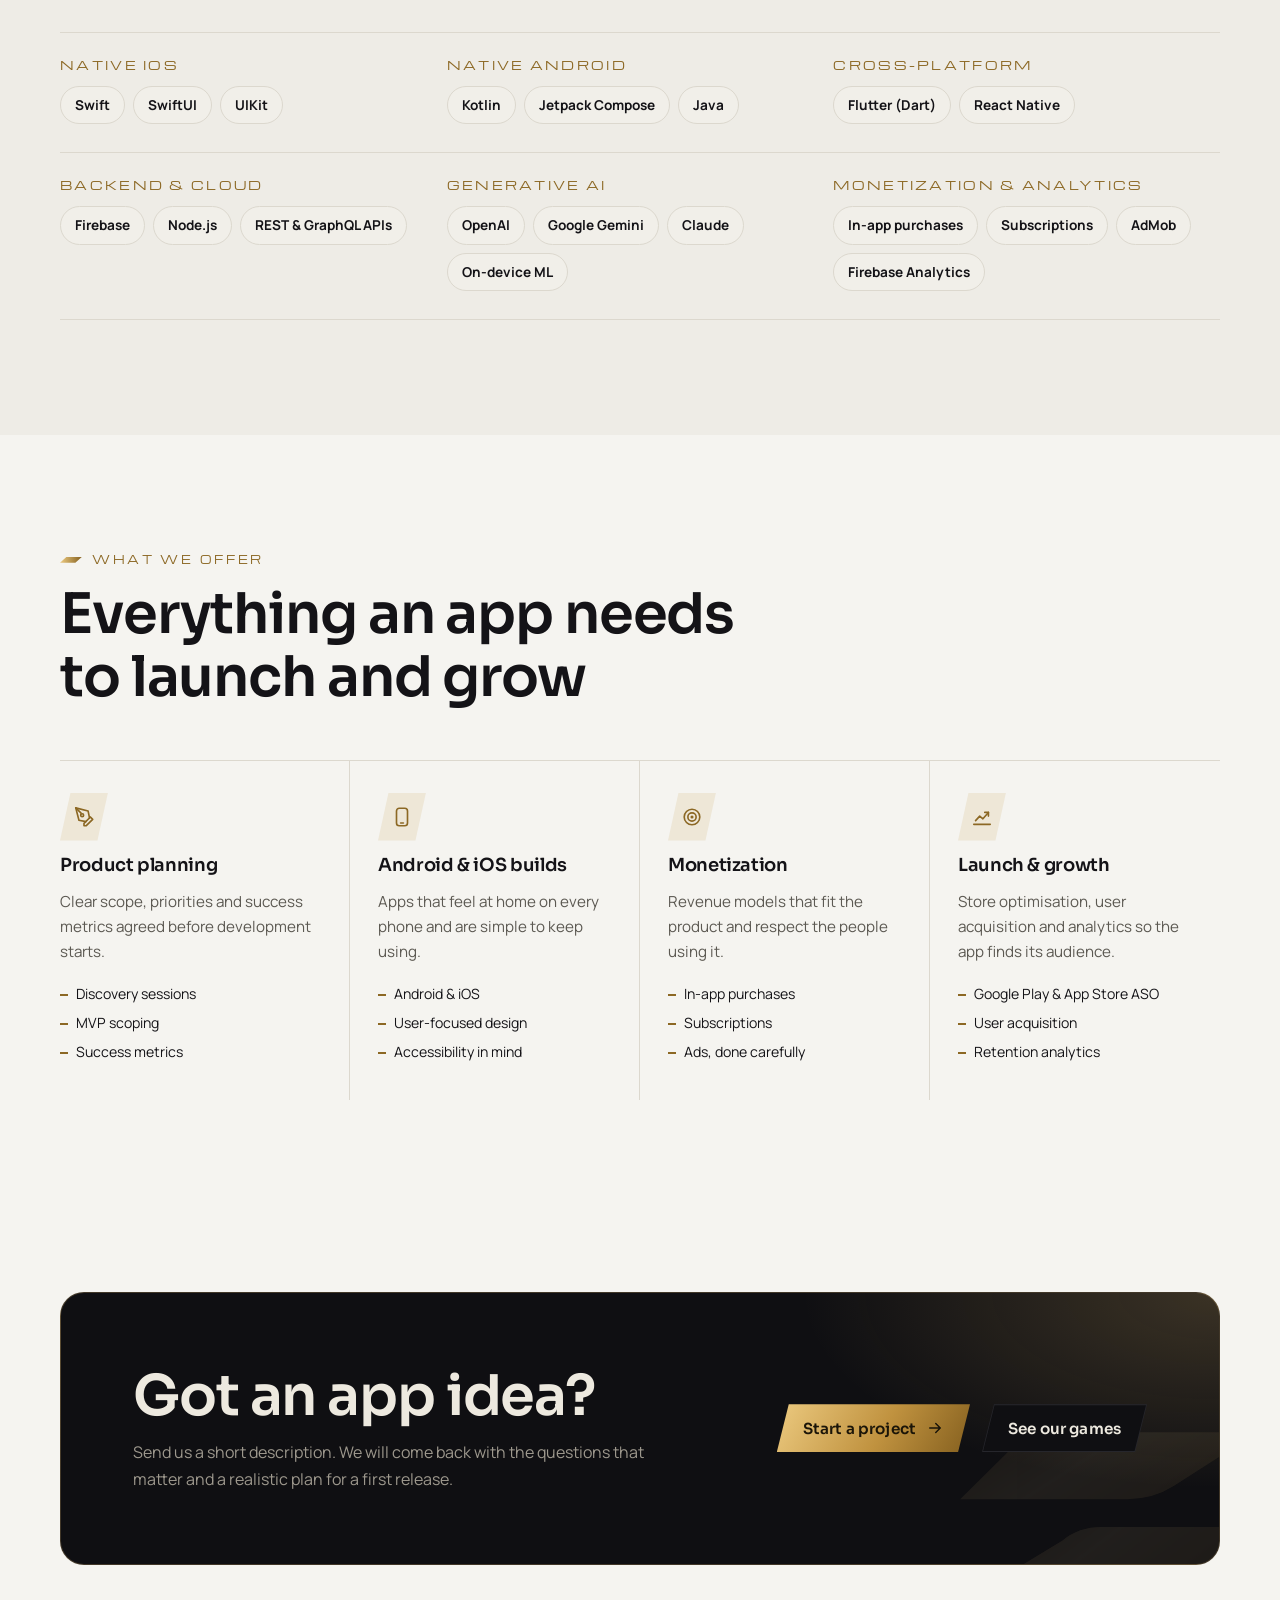
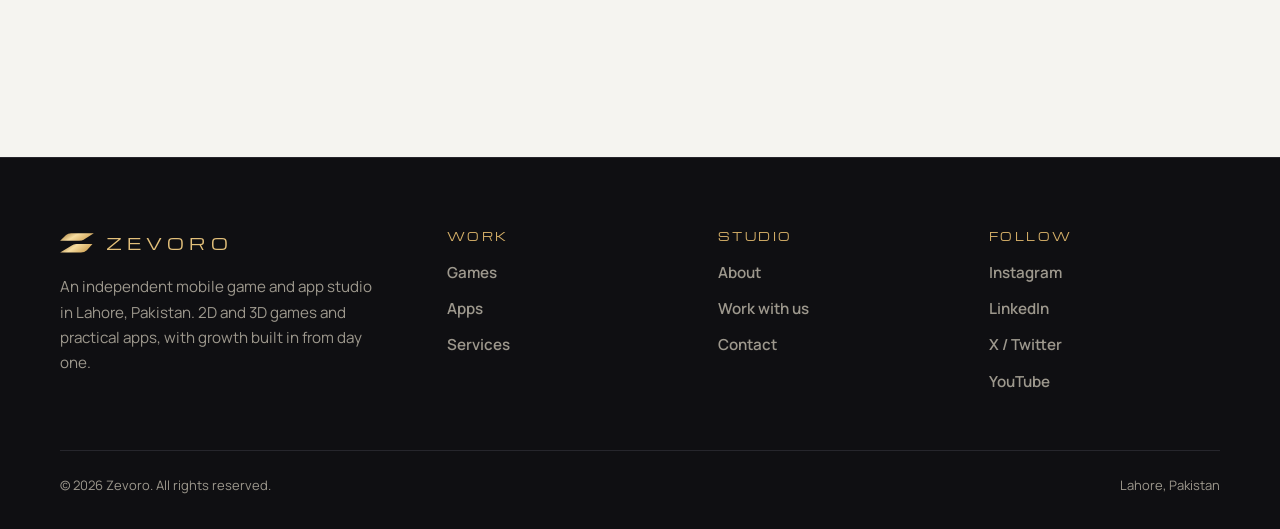
<file: apps.html>
<!doctype html>
<html lang="en">
<head>
<meta charset="utf-8">
<meta name="viewport" content="width=device-width, initial-scale=1, viewport-fit=cover">
<title>Apps · Zevoro</title>
<meta name="description" content="Mobile apps for Android and iOS by Zevoro: Swift, Kotlin, Flutter and React Native, from utilities to Generative AI.">
<meta name="theme-color" content="#0d0d0f">
<link rel="icon" type="image/svg+xml" href="data:image/svg+xml,%3Csvg xmlns=%27http://www.w3.org/2000/svg%27 viewBox=%270 0 516 300%27%3E%3Cpath fill=%27%23d6b068%27 d=%27M2 119 L92 30 Q120 4 168 4 L513 4 L370 96 Q334 119 290 119 Z M2 297 L178 190 Q206 167 244 167 L493 167 L408 262 Q370 297 318 297 Z%27/%3E%3C/svg%3E">
<link rel="preconnect" href="https://fonts.googleapis.com"><link rel="preconnect" href="https://fonts.gstatic.com" crossorigin><link rel="stylesheet" href="https://fonts.googleapis.com/css2?family=Manrope:wght@400;500;600;700;800&family=Michroma&family=Sora:wght@500;600;700&display=swap">
<link rel="stylesheet" href="styles.css?v=465acd9a">
<script>(function(){try{var t=localStorage.getItem("zevoro-theme");if(t==="light"||t==="dark")document.documentElement.setAttribute("data-theme",t);}catch(e){}})();</script>
</head>
<body>
<a class="sr-only" href="#main">Skip to content</a>
<header class="site-header">
  <div class="wrap nav">
    <a class="brand" href="index.html" aria-label="Zevoro home"><svg class="emblem" viewBox="0 0 516 300" aria-hidden="true" xmlns="http://www.w3.org/2000/svg"><defs><linearGradient id="zg13" x1="0" y1="0" x2="1" y2="0.35"><stop offset="0" class="stop-3"/><stop offset="0.5" class="stop-1"/><stop offset="1" class="stop-2"/></linearGradient></defs><path class="blade blade-1" fill="url(#zg13)" d="M2 119 L92 30 Q120 4 168 4 L513 4 L370 96 Q334 119 290 119 Z"/><path class="blade blade-2" fill="url(#zg13)" d="M2 297 L178 190 Q206 167 244 167 L493 167 L408 262 Q370 297 318 297 Z"/></svg><span class="brand-word">ZEVORO</span></a>
    <ul class="nav-links" id="nav-links"><li><a href="index.html">Home</a></li><li><a href="games.html">Games</a></li><li><a href="apps.html" aria-current="page">Apps</a></li><li><a href="about.html">About</a></li><li><a href="contact.html">Contact</a></li><li class="mobile-cta"><a class="btn btn--gold" href="contact.html">Start a project <svg viewBox="0 0 24 24" fill="none" stroke="currentColor" stroke-width="2" stroke-linecap="round" stroke-linejoin="round" aria-hidden="true"><path d="M5 12h14M13 6l6 6-6 6"/></svg></a></li></ul>
    <div class="nav-actions">
      <button class="icon-btn theme-toggle" type="button" aria-label="Toggle theme"><svg class="i-sun" viewBox="0 0 24 24" fill="none" stroke="currentColor" stroke-width="2" stroke-linecap="round" aria-hidden="true"><circle cx="12" cy="12" r="4.2"/><path d="M12 2v2.5M12 19.5V22M2 12h2.5M19.5 12H22M4.9 4.9l1.8 1.8M17.3 17.3l1.8 1.8M4.9 19.1l1.8-1.8M17.3 6.7l1.8-1.8"/></svg><svg class="i-moon" viewBox="0 0 24 24" fill="none" stroke="currentColor" stroke-width="2" stroke-linecap="round" stroke-linejoin="round" aria-hidden="true"><path d="M20 14.5A8 8 0 0 1 9.5 4a8 8 0 1 0 10.5 10.5z"/></svg></button>
      <a class="btn btn--gold btn--sm nav-cta" href="contact.html">Start a project</a>
      <button class="icon-btn menu-btn" type="button" aria-label="Open menu" aria-expanded="false" aria-controls="nav-links"><svg viewBox="0 0 24 24" fill="none" stroke="currentColor" stroke-width="2" stroke-linecap="round" aria-hidden="true"><path d="M5 8h14M3 16h14"/></svg></button>
    </div>
  </div>
</header>
<main id="main">

<section class="page-hero">
  <svg class="bg-blades" viewBox="0 0 516 300" aria-hidden="true" xmlns="http://www.w3.org/2000/svg"><defs><linearGradient id="zg6" x1="0" y1="0" x2="1" y2="0.35"><stop offset="0" class="stop-3"/><stop offset="0.5" class="stop-1"/><stop offset="1" class="stop-2"/></linearGradient></defs><path class="blade blade-1" fill="url(#zg6)" d="M2 119 L92 30 Q120 4 168 4 L513 4 L370 96 Q334 119 290 119 Z"/><path class="blade blade-2" fill="url(#zg6)" d="M2 297 L178 190 Q206 167 244 167 L493 167 L408 262 Q370 297 318 297 Z"/></svg>
  <div class="wrap">
    <span class="eyebrow">Apps</span>
    <h1>Apps that earn a place on the <span class="gold-text">home screen</span></h1>
    <p class="lede">Native and cross-platform apps for Android and iOS, from everyday utilities to Generative AI, built with Swift, Kotlin, Flutter and React Native.</p>
  </div>
</section>

<section class="section" style="padding-top:clamp(24px,3vw,40px)">
  <div class="wrap">
    <div class="section-head"><span class="eyebrow">App categories</span><h2>The kinds of apps we build</h2></div>
    <div class="cat-grid "><div class="cat"><h3>Utilities</h3><p>Scanners, cleaners, converters, file tools and everyday helpers.</p></div><div class="cat"><h3>Generative AI</h3><p>Chat assistants, AI photo and video tools, writing and voice apps.</p></div><div class="cat"><h3>Productivity</h3><p>Notes, planners, to-do lists and tools for small teams.</p></div><div class="cat"><h3>Health &amp; fitness</h3><p>Workouts, habit trackers, meditation and wellness apps.</p></div><div class="cat"><h3>Finance</h3><p>Budgeting, expense tracking, invoicing and calculators.</p></div><div class="cat"><h3>E-commerce</h3><p>Shopping apps, catalogues, ordering and delivery.</p></div><div class="cat"><h3>Education</h3><p>Learning apps, quizzes, language and exam preparation.</p></div><div class="cat"><h3>Social &amp; lifestyle</h3><p>Communities, messaging, photo, music and entertainment apps.</p></div></div>
  </div>
</section>

<section class="section section--alt">
  <div class="wrap">
    <div class="section-head"><span class="eyebrow">Technologies</span><h2>Native, cross-platform and AI</h2><p class="lede">We choose the stack per project: fully native when performance and platform features matter most, cross-platform when one codebase for both stores saves time.</p></div>
    <div class="tech-groups"><div class="tech-group"><h3>Native iOS</h3><div class="chips"><span>Swift</span><span>SwiftUI</span><span>UIKit</span></div></div><div class="tech-group"><h3>Native Android</h3><div class="chips"><span>Kotlin</span><span>Jetpack Compose</span><span>Java</span></div></div><div class="tech-group"><h3>Cross-platform</h3><div class="chips"><span>Flutter (Dart)</span><span>React Native</span></div></div><div class="tech-group"><h3>Backend &amp; cloud</h3><div class="chips"><span>Firebase</span><span>Node.js</span><span>REST &amp; GraphQL APIs</span></div></div><div class="tech-group"><h3>Generative AI</h3><div class="chips"><span>OpenAI</span><span>Google Gemini</span><span>Claude</span><span>On-device ML</span></div></div><div class="tech-group"><h3>Monetization &amp; analytics</h3><div class="chips"><span>In-app purchases</span><span>Subscriptions</span><span>AdMob</span><span>Firebase Analytics</span></div></div></div>
  </div>
</section>

<section class="section">
  <div class="wrap">
    <div class="section-head"><span class="eyebrow">What we offer</span><h2>Everything an app needs to launch and grow</h2></div>
    <div class="services"><div class="service"><div class="service-icon"><svg viewBox="0 0 24 24" fill="none" stroke="currentColor" stroke-width="1.8" stroke-linecap="round" stroke-linejoin="round" aria-hidden="true"><path d="M12 19l7-7 2.5 2.5-7 7H12z"/><path d="M18 13l-1.5-7.5L3 2l3.5 13.5L14 17"/><circle cx="10" cy="10" r="1.6"/><path d="M3 2l5.8 5.8"/></svg></div><h3>Product planning</h3><p>Clear scope, priorities and success metrics agreed before development starts.</p><ul><li>Discovery sessions</li><li>MVP scoping</li><li>Success metrics</li></ul></div><div class="service"><div class="service-icon"><svg viewBox="0 0 24 24" fill="none" stroke="currentColor" stroke-width="1.8" stroke-linecap="round" stroke-linejoin="round" aria-hidden="true"><rect x="6" y="2.5" width="12" height="19" rx="3"/><path d="M10.5 18.5h3"/></svg></div><h3>Android &amp; iOS builds</h3><p>Apps that feel at home on every phone and are simple to keep using.</p><ul><li>Android &amp; iOS</li><li>User-focused design</li><li>Accessibility in mind</li></ul></div><div class="service"><div class="service-icon"><svg viewBox="0 0 24 24" fill="none" stroke="currentColor" stroke-width="1.8" stroke-linecap="round" stroke-linejoin="round" aria-hidden="true"><circle cx="12" cy="12" r="8.5"/><circle cx="12" cy="12" r="4.5"/><circle cx="12" cy="12" r="0.8" fill="currentColor"/></svg></div><h3>Monetization</h3><p>Revenue models that fit the product and respect the people using it.</p><ul><li>In-app purchases</li><li>Subscriptions</li><li>Ads, done carefully</li></ul></div><div class="service"><div class="service-icon"><svg viewBox="0 0 24 24" fill="none" stroke="currentColor" stroke-width="1.8" stroke-linecap="round" stroke-linejoin="round" aria-hidden="true"><path d="M3 20h18"/><path d="M5 16l4.5-5 3.5 3 6-7"/><path d="M15 7h4v4"/></svg></div><h3>Launch &amp; growth</h3><p>Store optimisation, user acquisition and analytics so the app finds its audience.</p><ul><li>Google Play &amp; App Store ASO</li><li>User acquisition</li><li>Retention analytics</li></ul></div></div>
  </div>
</section>

<section class="section--tight"><div class="wrap"><div class="cta-band"><svg class="bg-blades" viewBox="0 0 516 300" aria-hidden="true" xmlns="http://www.w3.org/2000/svg"><defs><linearGradient id="zg7" x1="0" y1="0" x2="1" y2="0.35"><stop offset="0" class="stop-3"/><stop offset="0.5" class="stop-1"/><stop offset="1" class="stop-2"/></linearGradient></defs><path class="blade blade-1" fill="url(#zg7)" d="M2 119 L92 30 Q120 4 168 4 L513 4 L370 96 Q334 119 290 119 Z"/><path class="blade blade-2" fill="url(#zg7)" d="M2 297 L178 190 Q206 167 244 167 L493 167 L408 262 Q370 297 318 297 Z"/></svg>
  <div><h2>Got an app idea?</h2><p>Send us a short description. We will come back with the questions that matter and a realistic plan for a first release.</p></div>
  <div class="cta-actions"><a class="btn btn--gold" href="contact.html">Start a project <svg viewBox="0 0 24 24" fill="none" stroke="currentColor" stroke-width="2" stroke-linecap="round" stroke-linejoin="round" aria-hidden="true"><path d="M5 12h14M13 6l6 6-6 6"/></svg></a><a class="btn btn--ghost" href="games.html">See our games</a></div>
</div></div></section>

</main>
<footer class="site-footer">
  <div class="wrap">
    <div class="footer-grid">
      <div class="footer-brand">
        <a class="brand" href="index.html" aria-label="Zevoro home"><svg class="emblem" viewBox="0 0 516 300" aria-hidden="true" xmlns="http://www.w3.org/2000/svg"><defs><linearGradient id="zg1" x1="0" y1="0" x2="1" y2="0.35"><stop offset="0" class="stop-3"/><stop offset="0.5" class="stop-1"/><stop offset="1" class="stop-2"/></linearGradient></defs><path class="blade blade-1" fill="url(#zg1)" d="M2 119 L92 30 Q120 4 168 4 L513 4 L370 96 Q334 119 290 119 Z"/><path class="blade blade-2" fill="url(#zg1)" d="M2 297 L178 190 Q206 167 244 167 L493 167 L408 262 Q370 297 318 297 Z"/></svg><span class="brand-word">ZEVORO</span></a>
        <p>An independent mobile game and app studio in Lahore, Pakistan. 2D and 3D games and practical apps, with growth built in from day one.</p>
      </div>
      <div class="footer-col"><h4>Work</h4><ul><li><a href="games.html">Games</a></li><li><a href="apps.html">Apps</a></li><li><a href="index.html#services">Services</a></li></ul></div>
      <div class="footer-col"><h4>Studio</h4><ul><li><a href="about.html">About</a></li><li><a href="about.html#team">Work with us</a></li><li><a href="contact.html">Contact</a></li></ul></div>
      <div class="footer-col"><h4>Follow</h4><ul><li><a href="#">Instagram</a></li><li><a href="https://www.linkedin.com/company/zevoro/" target="_blank" rel="noopener">LinkedIn</a></li><li><a href="#">X / Twitter</a></li><li><a href="#">YouTube</a></li></ul></div>
    </div>
    <div class="footer-bottom"><span>&copy; <span data-year>2026</span> Zevoro. All rights reserved.</span><span>Lahore, Pakistan</span></div>
  </div>
</footer>
<script src="main.js?v=465acd9a"></script>
</body>
</html>
</file>
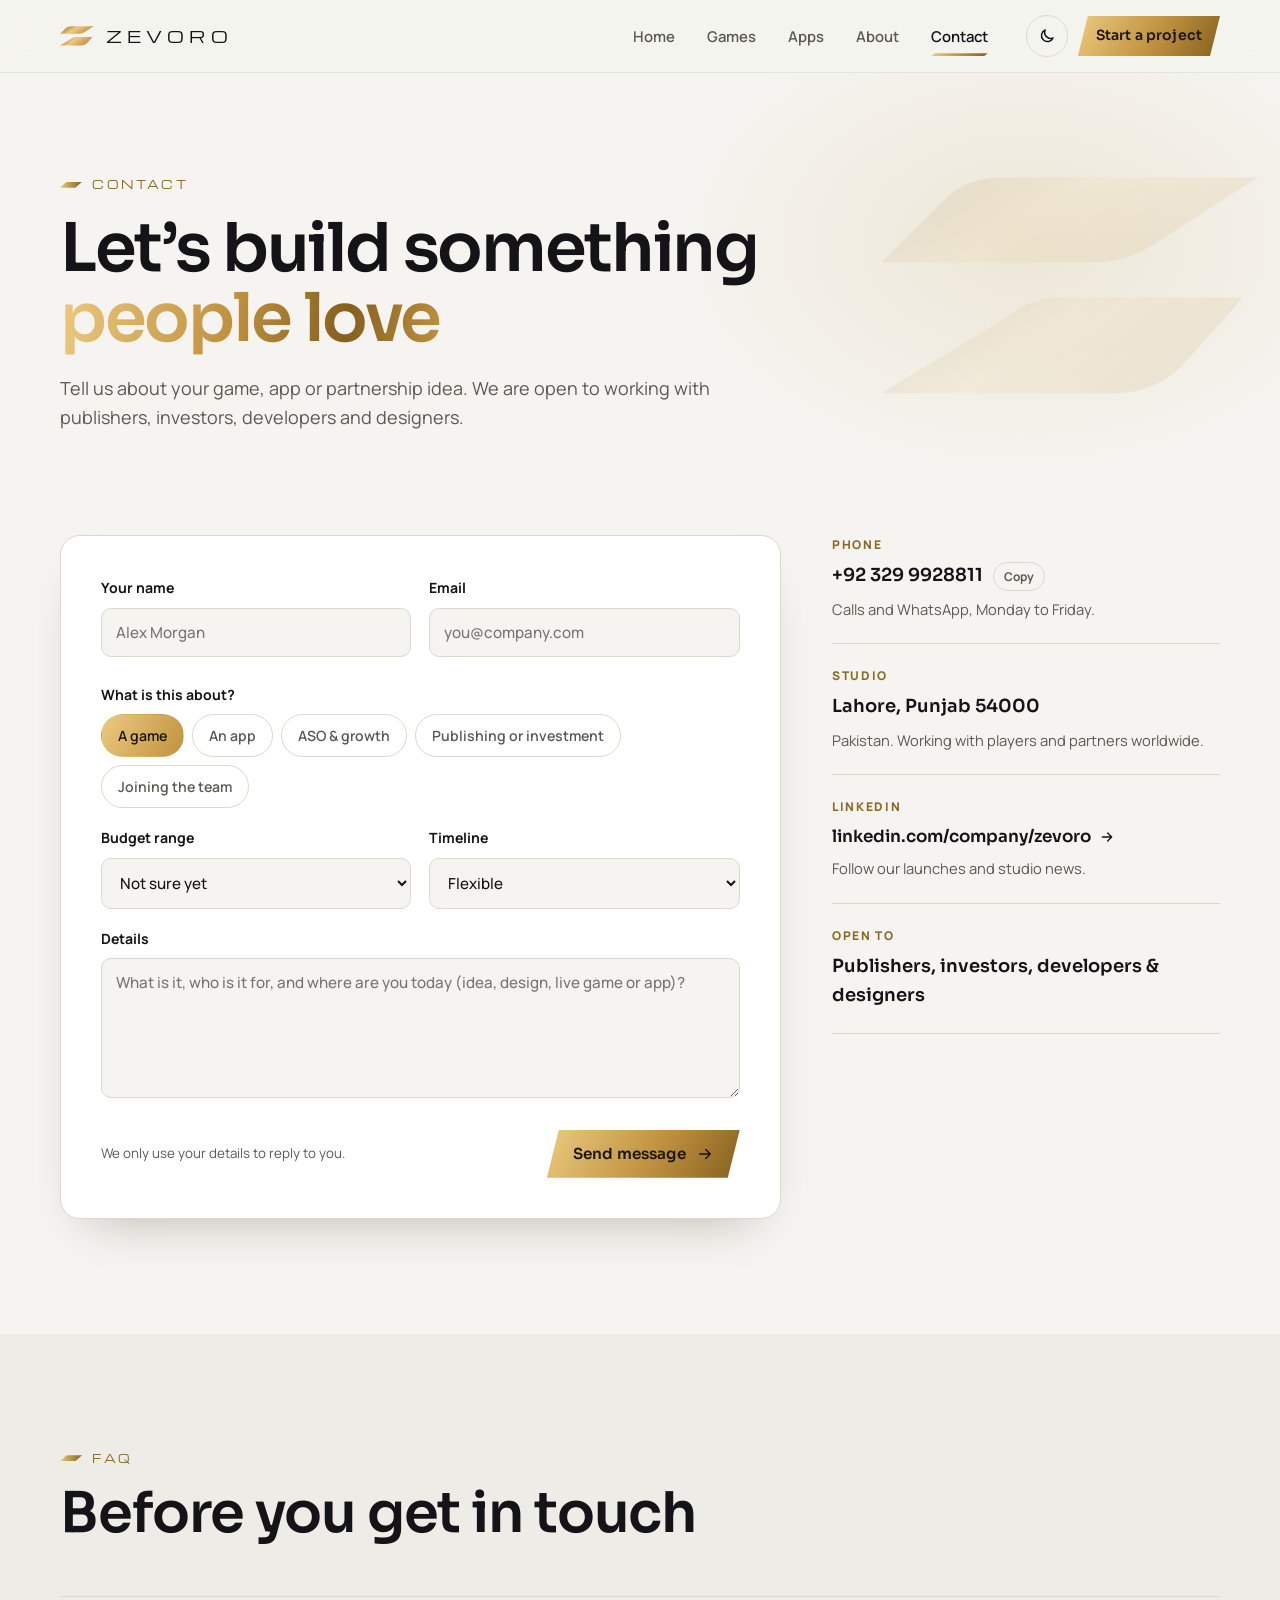
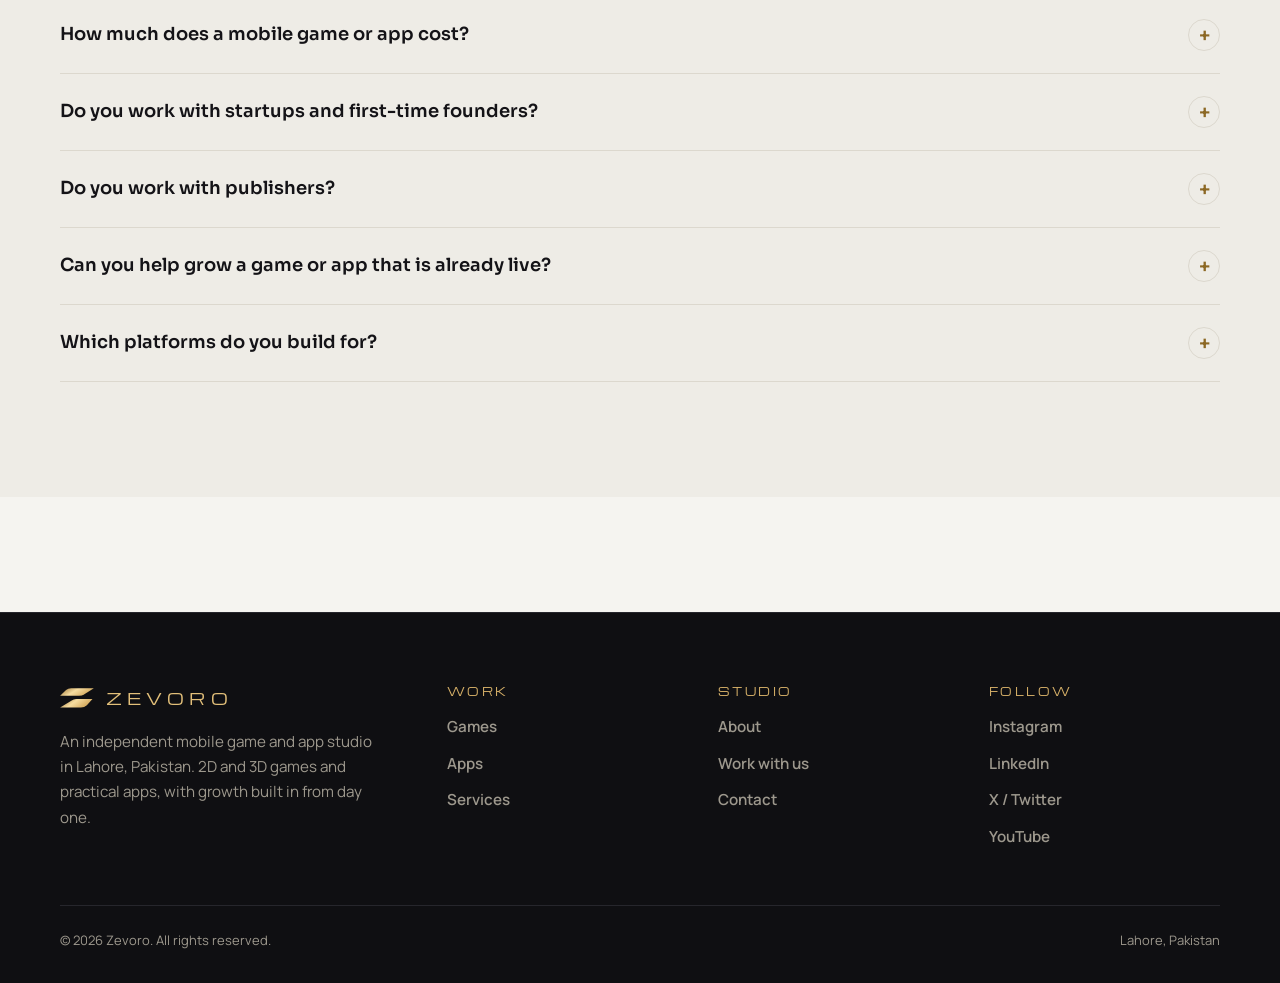
<file: contact.html>
<!doctype html>
<html lang="en">
<head>
<meta charset="utf-8">
<meta name="viewport" content="width=device-width, initial-scale=1, viewport-fit=cover">
<title>Contact · Zevoro</title>
<meta name="description" content="Start a game or app project with Zevoro.">
<meta name="theme-color" content="#0d0d0f">
<link rel="icon" type="image/svg+xml" href="data:image/svg+xml,%3Csvg xmlns=%27http://www.w3.org/2000/svg%27 viewBox=%270 0 516 300%27%3E%3Cpath fill=%27%23d6b068%27 d=%27M2 119 L92 30 Q120 4 168 4 L513 4 L370 96 Q334 119 290 119 Z M2 297 L178 190 Q206 167 244 167 L493 167 L408 262 Q370 297 318 297 Z%27/%3E%3C/svg%3E">
<link rel="preconnect" href="https://fonts.googleapis.com"><link rel="preconnect" href="https://fonts.gstatic.com" crossorigin><link rel="stylesheet" href="https://fonts.googleapis.com/css2?family=Manrope:wght@400;500;600;700;800&family=Michroma&family=Sora:wght@500;600;700&display=swap">
<link rel="stylesheet" href="styles.css?v=465acd9a">
<script>(function(){try{var t=localStorage.getItem("zevoro-theme");if(t==="light"||t==="dark")document.documentElement.setAttribute("data-theme",t);}catch(e){}})();</script>
</head>
<body>
<a class="sr-only" href="#main">Skip to content</a>
<header class="site-header">
  <div class="wrap nav">
    <a class="brand" href="index.html" aria-label="Zevoro home"><svg class="emblem" viewBox="0 0 516 300" aria-hidden="true" xmlns="http://www.w3.org/2000/svg"><defs><linearGradient id="zg15" x1="0" y1="0" x2="1" y2="0.35"><stop offset="0" class="stop-3"/><stop offset="0.5" class="stop-1"/><stop offset="1" class="stop-2"/></linearGradient></defs><path class="blade blade-1" fill="url(#zg15)" d="M2 119 L92 30 Q120 4 168 4 L513 4 L370 96 Q334 119 290 119 Z"/><path class="blade blade-2" fill="url(#zg15)" d="M2 297 L178 190 Q206 167 244 167 L493 167 L408 262 Q370 297 318 297 Z"/></svg><span class="brand-word">ZEVORO</span></a>
    <ul class="nav-links" id="nav-links"><li><a href="index.html">Home</a></li><li><a href="games.html">Games</a></li><li><a href="apps.html">Apps</a></li><li><a href="about.html">About</a></li><li><a href="contact.html" aria-current="page">Contact</a></li><li class="mobile-cta"><a class="btn btn--gold" href="contact.html">Start a project <svg viewBox="0 0 24 24" fill="none" stroke="currentColor" stroke-width="2" stroke-linecap="round" stroke-linejoin="round" aria-hidden="true"><path d="M5 12h14M13 6l6 6-6 6"/></svg></a></li></ul>
    <div class="nav-actions">
      <button class="icon-btn theme-toggle" type="button" aria-label="Toggle theme"><svg class="i-sun" viewBox="0 0 24 24" fill="none" stroke="currentColor" stroke-width="2" stroke-linecap="round" aria-hidden="true"><circle cx="12" cy="12" r="4.2"/><path d="M12 2v2.5M12 19.5V22M2 12h2.5M19.5 12H22M4.9 4.9l1.8 1.8M17.3 17.3l1.8 1.8M4.9 19.1l1.8-1.8M17.3 6.7l1.8-1.8"/></svg><svg class="i-moon" viewBox="0 0 24 24" fill="none" stroke="currentColor" stroke-width="2" stroke-linecap="round" stroke-linejoin="round" aria-hidden="true"><path d="M20 14.5A8 8 0 0 1 9.5 4a8 8 0 1 0 10.5 10.5z"/></svg></button>
      <a class="btn btn--gold btn--sm nav-cta" href="contact.html">Start a project</a>
      <button class="icon-btn menu-btn" type="button" aria-label="Open menu" aria-expanded="false" aria-controls="nav-links"><svg viewBox="0 0 24 24" fill="none" stroke="currentColor" stroke-width="2" stroke-linecap="round" aria-hidden="true"><path d="M5 8h14M3 16h14"/></svg></button>
    </div>
  </div>
</header>
<main id="main">

<section class="page-hero">
  <svg class="bg-blades" viewBox="0 0 516 300" aria-hidden="true" xmlns="http://www.w3.org/2000/svg"><defs><linearGradient id="zg10" x1="0" y1="0" x2="1" y2="0.35"><stop offset="0" class="stop-3"/><stop offset="0.5" class="stop-1"/><stop offset="1" class="stop-2"/></linearGradient></defs><path class="blade blade-1" fill="url(#zg10)" d="M2 119 L92 30 Q120 4 168 4 L513 4 L370 96 Q334 119 290 119 Z"/><path class="blade blade-2" fill="url(#zg10)" d="M2 297 L178 190 Q206 167 244 167 L493 167 L408 262 Q370 297 318 297 Z"/></svg>
  <div class="wrap">
    <span class="eyebrow">Contact</span>
    <h1>Let&rsquo;s build something <span class="gold-text">people love</span></h1>
    <p class="lede">Tell us about your game, app or partnership idea. We are open to working with publishers, investors, developers and designers.</p>
  </div>
</section>

<section class="section" style="padding-top:clamp(24px,3vw,40px)">
  <div class="wrap contact-grid">
    <div class="form-card">
      <form class="form" id="contact-form" novalidate>
        <div class="field" data-field="name"><label for="f-name">Your name</label><input id="f-name" name="name" type="text" autocomplete="name" placeholder="Alex Morgan"><span class="err" aria-live="polite"></span></div>
        <div class="field" data-field="email"><label for="f-email">Email</label><input id="f-email" name="email" type="email" autocomplete="email" placeholder="you@company.com"><span class="err" aria-live="polite"></span></div>
        <div class="field field--full"><span style="font-weight:700;font-size:.88rem" id="type-label">What is this about?</span>
          <div class="choice-row" role="radiogroup" aria-labelledby="type-label">
            <input type="radio" id="t-game" name="type" value="Game" checked><label for="t-game">A game</label>
            <input type="radio" id="t-app" name="type" value="App"><label for="t-app">An app</label>
            <input type="radio" id="t-growth" name="type" value="Growth"><label for="t-growth">ASO &amp; growth</label>
            <input type="radio" id="t-partner" name="type" value="Partnership"><label for="t-partner">Publishing or investment</label>
            <input type="radio" id="t-job" name="type" value="Job"><label for="t-job">Joining the team</label>
          </div>
        </div>
        <div class="field"><label for="f-budget">Budget range</label><select id="f-budget" name="budget"><option>Not sure yet</option><option>Under $10k</option><option>$10k – $30k</option><option>$30k – $75k</option><option>$75k+</option><option>Not applicable</option></select></div>
        <div class="field"><label for="f-time">Timeline</label><select id="f-time" name="timeline"><option>Flexible</option><option>Within 1 month</option><option>1–3 months</option><option>3–6 months</option><option>6+ months</option></select></div>
        <div class="field field--full" data-field="message"><label for="f-msg">Details</label><textarea id="f-msg" name="message" placeholder="What is it, who is it for, and where are you today (idea, design, live game or app)?"></textarea><span class="err" aria-live="polite"></span></div>
        <div class="form-foot"><small>We only use your details to reply to you.</small><button class="btn btn--gold" type="submit">Send message <svg viewBox="0 0 24 24" fill="none" stroke="currentColor" stroke-width="2" stroke-linecap="round" stroke-linejoin="round" aria-hidden="true"><path d="M5 12h14M13 6l6 6-6 6"/></svg></button></div>
      </form>
      <div class="form-success" id="form-success" tabindex="-1" hidden>
        <div class="success-mark"><svg viewBox="0 0 24 24" width="26" height="26" fill="none" stroke="currentColor" stroke-width="2.6" stroke-linecap="round" stroke-linejoin="round" aria-hidden="true"><path d="M5 12.5l4.5 4.5L19 7.5"/></svg></div>
        <h3>Thanks, <span data-name></span>. Your message is ready.</h3>
        <p>This form is not connected to an inbox yet, so nothing was sent. Until it is, call us on +92 329 9928811 or message us on LinkedIn.</p>
        <div><button class="btn btn--ghost" type="button" id="form-again">Write another message</button></div>
      </div>
    </div>

    <aside class="info-list" aria-label="Contact details">
      <div class="info-item"><span class="k">Phone</span><div class="copy-row"><a class="v" id="phone-1" href="tel:+923299928811">+92 329 9928811</a><button class="copy-btn" type="button" data-copy="+923299928811" aria-controls="phone-1">Copy</button></div><p>Calls and WhatsApp, Monday to Friday.</p></div>
      <div class="info-item"><span class="k">Studio</span><span class="v">Lahore, Punjab 54000</span><p>Pakistan. Working with players and partners worldwide.</p></div>
      <div class="info-item"><span class="k">LinkedIn</span><a class="v link-arrow" style="font-size:1.05rem" href="https://www.linkedin.com/company/zevoro/" target="_blank" rel="noopener">linkedin.com/company/zevoro <svg viewBox="0 0 24 24" fill="none" stroke="currentColor" stroke-width="2" stroke-linecap="round" stroke-linejoin="round" aria-hidden="true"><path d="M5 12h14M13 6l6 6-6 6"/></svg></a><p>Follow our launches and studio news.</p></div>
      <div class="info-item"><span class="k">Open to</span><span class="v">Publishers, investors, developers &amp; designers</span></div>
    </aside>
  </div>
</section>

<section class="section section--alt">
  <div class="wrap">
    <div class="section-head"><span class="eyebrow">FAQ</span><h2>Before you get in touch</h2></div>
    <div class="faq">
      <details><summary>How much does a mobile game or app cost?</summary><p>It depends on scope. A focused prototype usually takes a few weeks, while a launch-ready product takes a few months. After a short call we send a written estimate with a cost range and timeline.</p></details>
      <details><summary>Do you work with startups and first-time founders?</summary><p>Yes. We help shape the concept, plan a first version and build it with you, with a growth plan for launch.</p></details>
      <details><summary>Do you work with publishers?</summary><p>Yes. We are open to publishing partnerships and to building games for publishers who need a reliable Unity studio.</p></details>
      <details><summary>Can you help grow a game or app that is already live?</summary><p>Yes. We can review your store listing, monetization and analytics, then plan ASO, user acquisition and retention improvements.</p></details>
      <details><summary>Which platforms do you build for?</summary><p>Android and iOS. Our games are built in Unity in 2D or 3D, and our apps are built for both stores.</p></details>
    </div>
  </div>
</section>

</main>
<footer class="site-footer">
  <div class="wrap">
    <div class="footer-grid">
      <div class="footer-brand">
        <a class="brand" href="index.html" aria-label="Zevoro home"><svg class="emblem" viewBox="0 0 516 300" aria-hidden="true" xmlns="http://www.w3.org/2000/svg"><defs><linearGradient id="zg1" x1="0" y1="0" x2="1" y2="0.35"><stop offset="0" class="stop-3"/><stop offset="0.5" class="stop-1"/><stop offset="1" class="stop-2"/></linearGradient></defs><path class="blade blade-1" fill="url(#zg1)" d="M2 119 L92 30 Q120 4 168 4 L513 4 L370 96 Q334 119 290 119 Z"/><path class="blade blade-2" fill="url(#zg1)" d="M2 297 L178 190 Q206 167 244 167 L493 167 L408 262 Q370 297 318 297 Z"/></svg><span class="brand-word">ZEVORO</span></a>
        <p>An independent mobile game and app studio in Lahore, Pakistan. 2D and 3D games and practical apps, with growth built in from day one.</p>
      </div>
      <div class="footer-col"><h4>Work</h4><ul><li><a href="games.html">Games</a></li><li><a href="apps.html">Apps</a></li><li><a href="index.html#services">Services</a></li></ul></div>
      <div class="footer-col"><h4>Studio</h4><ul><li><a href="about.html">About</a></li><li><a href="about.html#team">Work with us</a></li><li><a href="contact.html">Contact</a></li></ul></div>
      <div class="footer-col"><h4>Follow</h4><ul><li><a href="#">Instagram</a></li><li><a href="https://www.linkedin.com/company/zevoro/" target="_blank" rel="noopener">LinkedIn</a></li><li><a href="#">X / Twitter</a></li><li><a href="#">YouTube</a></li></ul></div>
    </div>
    <div class="footer-bottom"><span>&copy; <span data-year>2026</span> Zevoro. All rights reserved.</span><span>Lahore, Pakistan</span></div>
  </div>
</footer>
<script src="main.js?v=465acd9a"></script>
</body>
</html>
</file>
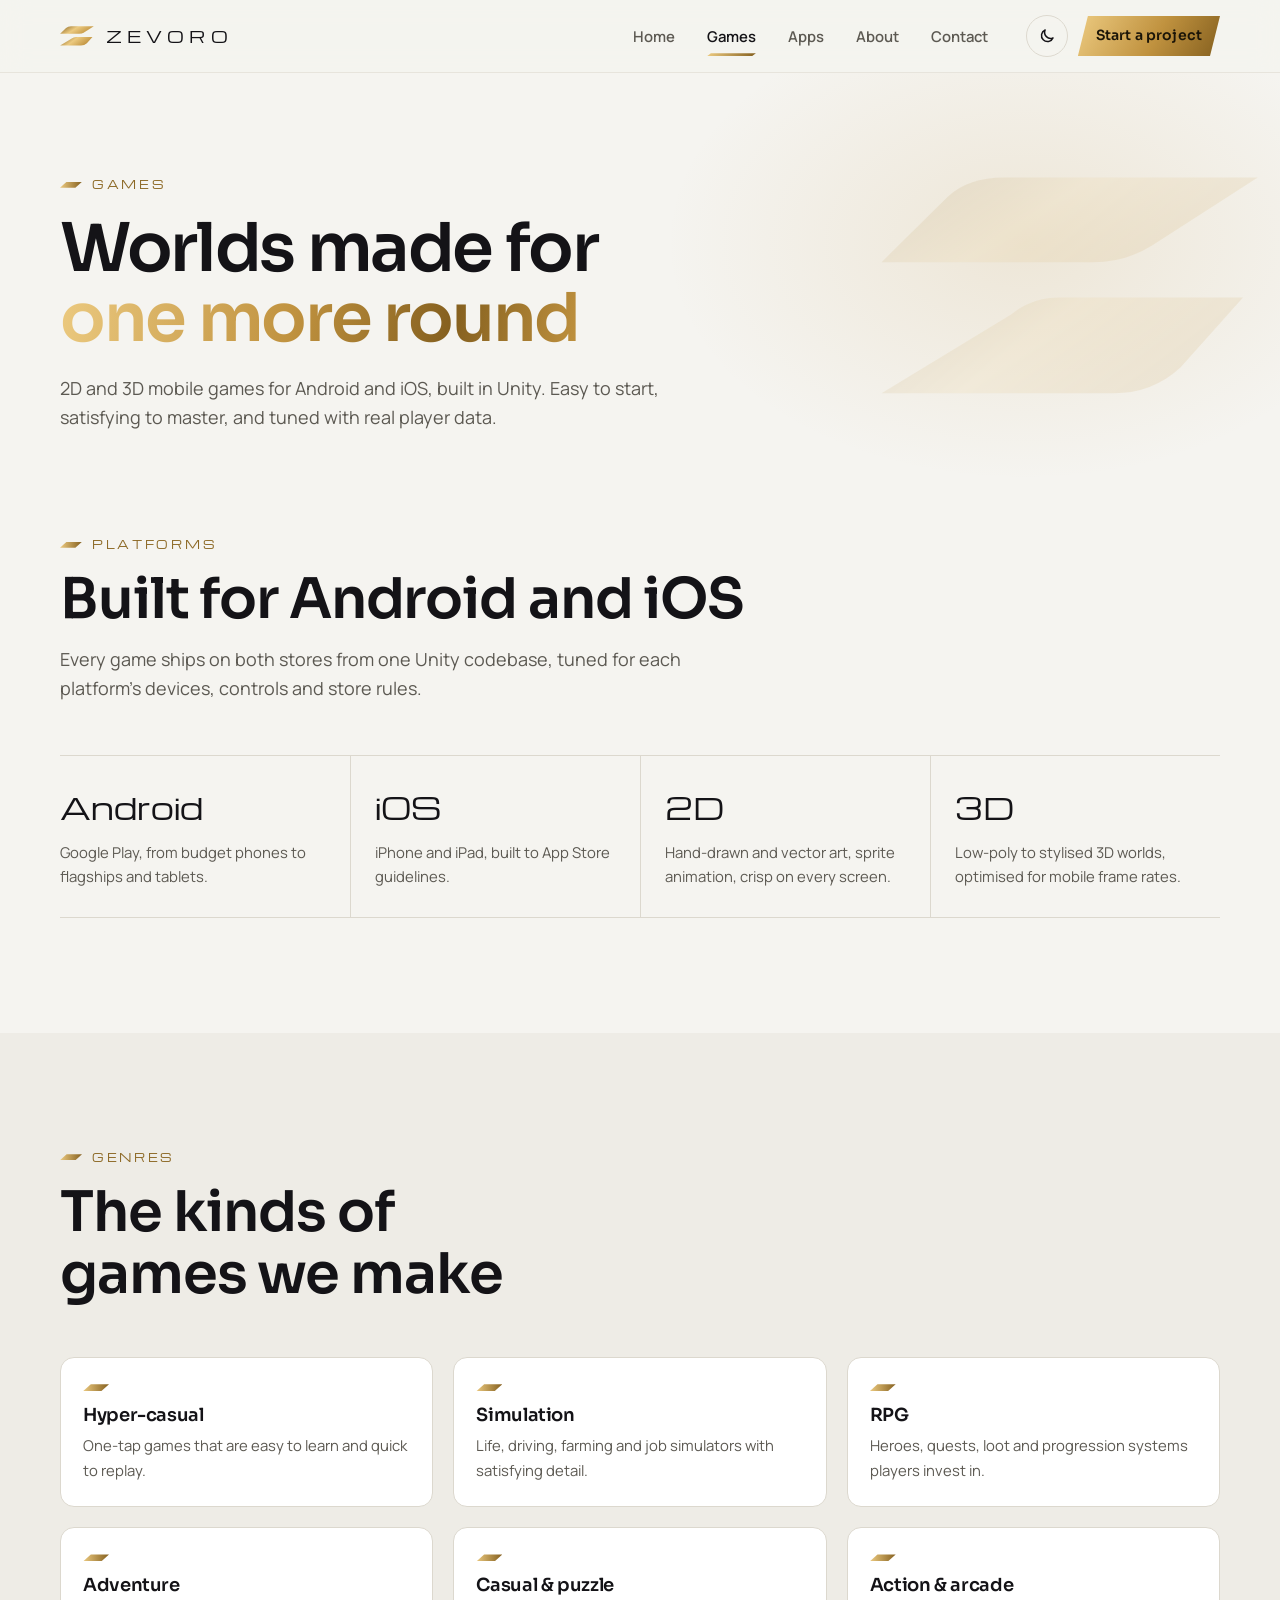
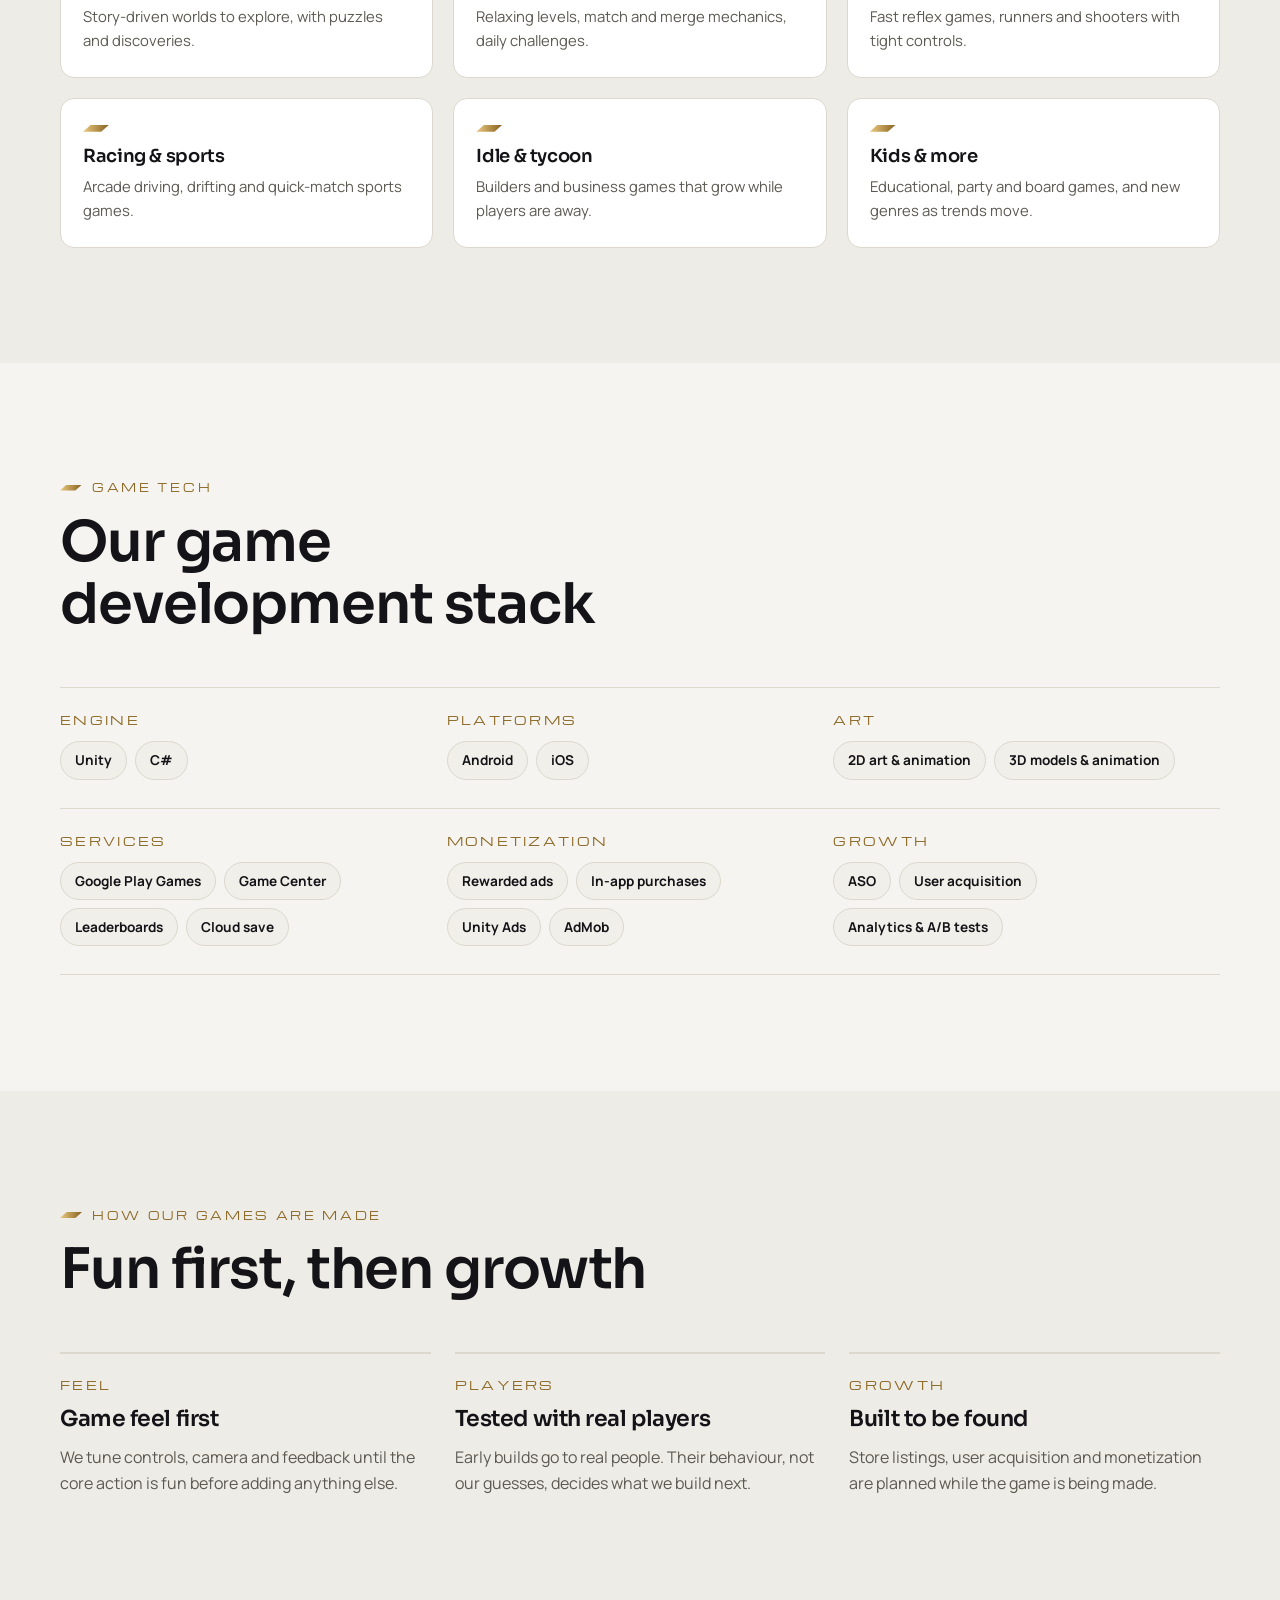
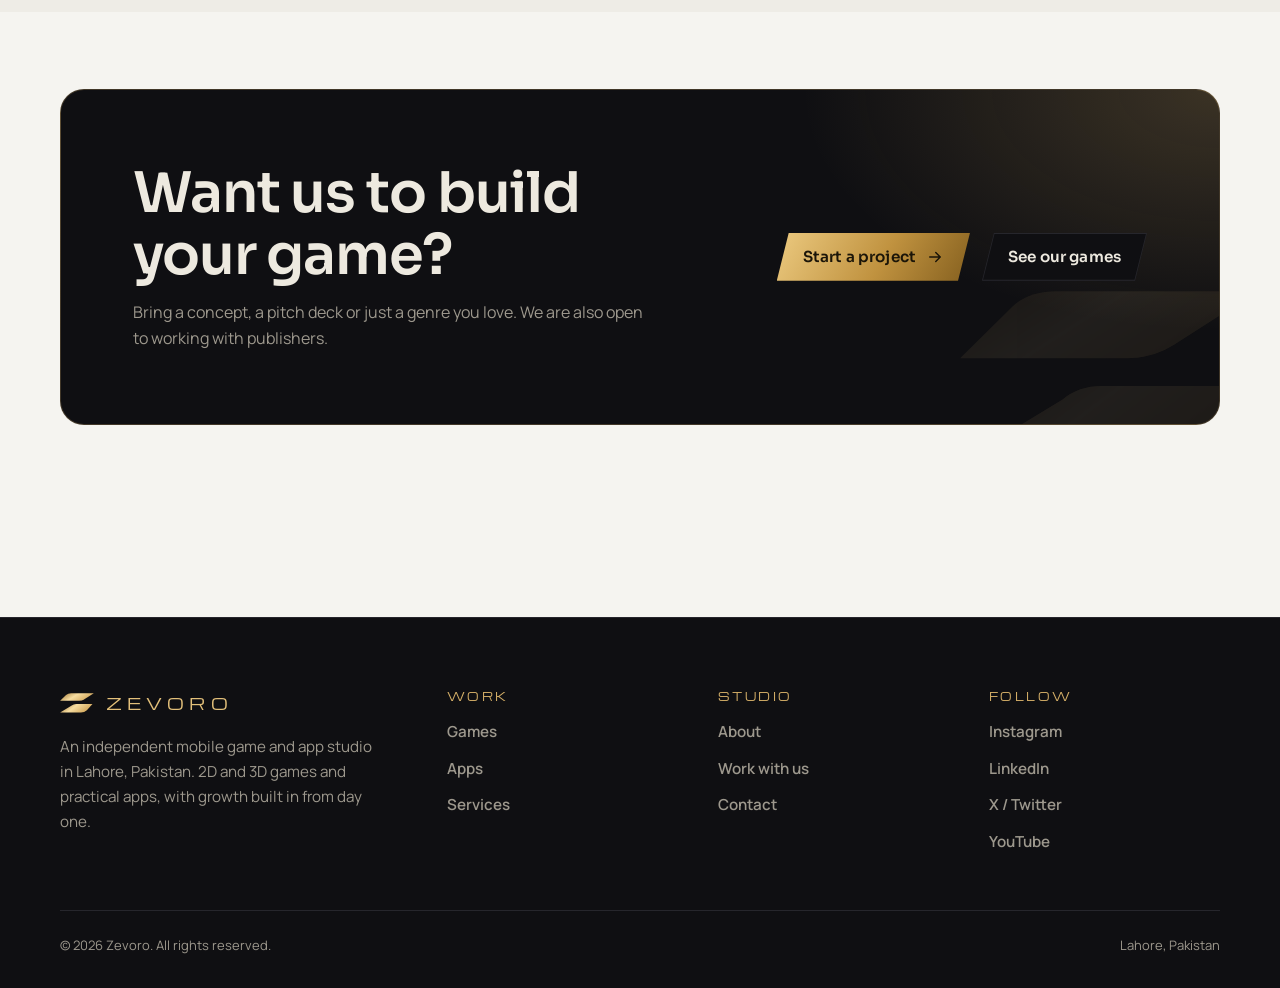
<file: games.html>
<!doctype html>
<html lang="en">
<head>
<meta charset="utf-8">
<meta name="viewport" content="width=device-width, initial-scale=1, viewport-fit=cover">
<title>Games · Zevoro</title>
<meta name="description" content="2D and 3D mobile games for Android and iOS, built in Unity by Zevoro.">
<meta name="theme-color" content="#0d0d0f">
<link rel="icon" type="image/svg+xml" href="data:image/svg+xml,%3Csvg xmlns=%27http://www.w3.org/2000/svg%27 viewBox=%270 0 516 300%27%3E%3Cpath fill=%27%23d6b068%27 d=%27M2 119 L92 30 Q120 4 168 4 L513 4 L370 96 Q334 119 290 119 Z M2 297 L178 190 Q206 167 244 167 L493 167 L408 262 Q370 297 318 297 Z%27/%3E%3C/svg%3E">
<link rel="preconnect" href="https://fonts.googleapis.com"><link rel="preconnect" href="https://fonts.gstatic.com" crossorigin><link rel="stylesheet" href="https://fonts.googleapis.com/css2?family=Manrope:wght@400;500;600;700;800&family=Michroma&family=Sora:wght@500;600;700&display=swap">
<link rel="stylesheet" href="styles.css?v=465acd9a">
<script>(function(){try{var t=localStorage.getItem("zevoro-theme");if(t==="light"||t==="dark")document.documentElement.setAttribute("data-theme",t);}catch(e){}})();</script>
</head>
<body>
<a class="sr-only" href="#main">Skip to content</a>
<header class="site-header">
  <div class="wrap nav">
    <a class="brand" href="index.html" aria-label="Zevoro home"><svg class="emblem" viewBox="0 0 516 300" aria-hidden="true" xmlns="http://www.w3.org/2000/svg"><defs><linearGradient id="zg12" x1="0" y1="0" x2="1" y2="0.35"><stop offset="0" class="stop-3"/><stop offset="0.5" class="stop-1"/><stop offset="1" class="stop-2"/></linearGradient></defs><path class="blade blade-1" fill="url(#zg12)" d="M2 119 L92 30 Q120 4 168 4 L513 4 L370 96 Q334 119 290 119 Z"/><path class="blade blade-2" fill="url(#zg12)" d="M2 297 L178 190 Q206 167 244 167 L493 167 L408 262 Q370 297 318 297 Z"/></svg><span class="brand-word">ZEVORO</span></a>
    <ul class="nav-links" id="nav-links"><li><a href="index.html">Home</a></li><li><a href="games.html" aria-current="page">Games</a></li><li><a href="apps.html">Apps</a></li><li><a href="about.html">About</a></li><li><a href="contact.html">Contact</a></li><li class="mobile-cta"><a class="btn btn--gold" href="contact.html">Start a project <svg viewBox="0 0 24 24" fill="none" stroke="currentColor" stroke-width="2" stroke-linecap="round" stroke-linejoin="round" aria-hidden="true"><path d="M5 12h14M13 6l6 6-6 6"/></svg></a></li></ul>
    <div class="nav-actions">
      <button class="icon-btn theme-toggle" type="button" aria-label="Toggle theme"><svg class="i-sun" viewBox="0 0 24 24" fill="none" stroke="currentColor" stroke-width="2" stroke-linecap="round" aria-hidden="true"><circle cx="12" cy="12" r="4.2"/><path d="M12 2v2.5M12 19.5V22M2 12h2.5M19.5 12H22M4.9 4.9l1.8 1.8M17.3 17.3l1.8 1.8M4.9 19.1l1.8-1.8M17.3 6.7l1.8-1.8"/></svg><svg class="i-moon" viewBox="0 0 24 24" fill="none" stroke="currentColor" stroke-width="2" stroke-linecap="round" stroke-linejoin="round" aria-hidden="true"><path d="M20 14.5A8 8 0 0 1 9.5 4a8 8 0 1 0 10.5 10.5z"/></svg></button>
      <a class="btn btn--gold btn--sm nav-cta" href="contact.html">Start a project</a>
      <button class="icon-btn menu-btn" type="button" aria-label="Open menu" aria-expanded="false" aria-controls="nav-links"><svg viewBox="0 0 24 24" fill="none" stroke="currentColor" stroke-width="2" stroke-linecap="round" aria-hidden="true"><path d="M5 8h14M3 16h14"/></svg></button>
    </div>
  </div>
</header>
<main id="main">

<section class="page-hero">
  <svg class="bg-blades" viewBox="0 0 516 300" aria-hidden="true" xmlns="http://www.w3.org/2000/svg"><defs><linearGradient id="zg4" x1="0" y1="0" x2="1" y2="0.35"><stop offset="0" class="stop-3"/><stop offset="0.5" class="stop-1"/><stop offset="1" class="stop-2"/></linearGradient></defs><path class="blade blade-1" fill="url(#zg4)" d="M2 119 L92 30 Q120 4 168 4 L513 4 L370 96 Q334 119 290 119 Z"/><path class="blade blade-2" fill="url(#zg4)" d="M2 297 L178 190 Q206 167 244 167 L493 167 L408 262 Q370 297 318 297 Z"/></svg>
  <div class="wrap">
    <span class="eyebrow">Games</span>
    <h1>Worlds made for <span class="gold-text">one more round</span></h1>
    <p class="lede">2D and 3D mobile games for Android and iOS, built in Unity. Easy to start, satisfying to master, and tuned with real player data.</p>
  </div>
</section>

<section class="section" style="padding-top:clamp(24px,3vw,40px)">
  <div class="wrap">
    <div class="section-head"><span class="eyebrow">Platforms</span><h2>Built for Android and iOS</h2><p class="lede">Every game ships on both stores from one Unity codebase, tuned for each platform's devices, controls and store rules.</p></div>
    <div class="platforms">
      <div class="platform"><span class="p-k">Android</span><p>Google Play, from budget phones to flagships and tablets.</p></div>
      <div class="platform"><span class="p-k">iOS</span><p>iPhone and iPad, built to App Store guidelines.</p></div>
      <div class="platform"><span class="p-k">2D</span><p>Hand-drawn and vector art, sprite animation, crisp on every screen.</p></div>
      <div class="platform"><span class="p-k">3D</span><p>Low-poly to stylised 3D worlds, optimised for mobile frame rates.</p></div>
    </div>
  </div>
</section>

<section class="section section--alt">
  <div class="wrap">
    <div class="section-head"><span class="eyebrow">Genres</span><h2>The kinds of games we make</h2></div>
    <div class="cat-grid cat-grid--3"><div class="cat"><h3>Hyper-casual</h3><p>One-tap games that are easy to learn and quick to replay.</p></div><div class="cat"><h3>Simulation</h3><p>Life, driving, farming and job simulators with satisfying detail.</p></div><div class="cat"><h3>RPG</h3><p>Heroes, quests, loot and progression systems players invest in.</p></div><div class="cat"><h3>Adventure</h3><p>Story-driven worlds to explore, with puzzles and discoveries.</p></div><div class="cat"><h3>Casual &amp; puzzle</h3><p>Relaxing levels, match and merge mechanics, daily challenges.</p></div><div class="cat"><h3>Action &amp; arcade</h3><p>Fast reflex games, runners and shooters with tight controls.</p></div><div class="cat"><h3>Racing &amp; sports</h3><p>Arcade driving, drifting and quick-match sports games.</p></div><div class="cat"><h3>Idle &amp; tycoon</h3><p>Builders and business games that grow while players are away.</p></div><div class="cat"><h3>Kids &amp; more</h3><p>Educational, party and board games, and new genres as trends move.</p></div></div>
  </div>
</section>

<section class="section">
  <div class="wrap">
    <div class="section-head"><span class="eyebrow">Game tech</span><h2>Our game development stack</h2></div>
    <div class="tech-groups"><div class="tech-group"><h3>Engine</h3><div class="chips"><span>Unity</span><span>C#</span></div></div><div class="tech-group"><h3>Platforms</h3><div class="chips"><span>Android</span><span>iOS</span></div></div><div class="tech-group"><h3>Art</h3><div class="chips"><span>2D art &amp; animation</span><span>3D models &amp; animation</span></div></div><div class="tech-group"><h3>Services</h3><div class="chips"><span>Google Play Games</span><span>Game Center</span><span>Leaderboards</span><span>Cloud save</span></div></div><div class="tech-group"><h3>Monetization</h3><div class="chips"><span>Rewarded ads</span><span>In-app purchases</span><span>Unity Ads</span><span>AdMob</span></div></div><div class="tech-group"><h3>Growth</h3><div class="chips"><span>ASO</span><span>User acquisition</span><span>Analytics &amp; A/B tests</span></div></div></div>
  </div>
</section>

<section class="section section--alt">
  <div class="wrap">
    <div class="section-head"><span class="eyebrow">How our games are made</span><h2>Fun first, then growth</h2></div>
    <div class="values">
      <div class="value"><span class="k">Feel</span><h3>Game feel first</h3><p>We tune controls, camera and feedback until the core action is fun before adding anything else.</p></div>
      <div class="value"><span class="k">Players</span><h3>Tested with real players</h3><p>Early builds go to real people. Their behaviour, not our guesses, decides what we build next.</p></div>
      <div class="value"><span class="k">Growth</span><h3>Built to be found</h3><p>Store listings, user acquisition and monetization are planned while the game is being made.</p></div>
    </div>
  </div>
</section>

<section class="section--tight"><div class="wrap"><div class="cta-band"><svg class="bg-blades" viewBox="0 0 516 300" aria-hidden="true" xmlns="http://www.w3.org/2000/svg"><defs><linearGradient id="zg5" x1="0" y1="0" x2="1" y2="0.35"><stop offset="0" class="stop-3"/><stop offset="0.5" class="stop-1"/><stop offset="1" class="stop-2"/></linearGradient></defs><path class="blade blade-1" fill="url(#zg5)" d="M2 119 L92 30 Q120 4 168 4 L513 4 L370 96 Q334 119 290 119 Z"/><path class="blade blade-2" fill="url(#zg5)" d="M2 297 L178 190 Q206 167 244 167 L493 167 L408 262 Q370 297 318 297 Z"/></svg>
  <div><h2>Want us to build your game?</h2><p>Bring a concept, a pitch deck or just a genre you love. We are also open to working with publishers.</p></div>
  <div class="cta-actions"><a class="btn btn--gold" href="contact.html">Start a project <svg viewBox="0 0 24 24" fill="none" stroke="currentColor" stroke-width="2" stroke-linecap="round" stroke-linejoin="round" aria-hidden="true"><path d="M5 12h14M13 6l6 6-6 6"/></svg></a><a class="btn btn--ghost" href="games.html">See our games</a></div>
</div></div></section>

</main>
<footer class="site-footer">
  <div class="wrap">
    <div class="footer-grid">
      <div class="footer-brand">
        <a class="brand" href="index.html" aria-label="Zevoro home"><svg class="emblem" viewBox="0 0 516 300" aria-hidden="true" xmlns="http://www.w3.org/2000/svg"><defs><linearGradient id="zg1" x1="0" y1="0" x2="1" y2="0.35"><stop offset="0" class="stop-3"/><stop offset="0.5" class="stop-1"/><stop offset="1" class="stop-2"/></linearGradient></defs><path class="blade blade-1" fill="url(#zg1)" d="M2 119 L92 30 Q120 4 168 4 L513 4 L370 96 Q334 119 290 119 Z"/><path class="blade blade-2" fill="url(#zg1)" d="M2 297 L178 190 Q206 167 244 167 L493 167 L408 262 Q370 297 318 297 Z"/></svg><span class="brand-word">ZEVORO</span></a>
        <p>An independent mobile game and app studio in Lahore, Pakistan. 2D and 3D games and practical apps, with growth built in from day one.</p>
      </div>
      <div class="footer-col"><h4>Work</h4><ul><li><a href="games.html">Games</a></li><li><a href="apps.html">Apps</a></li><li><a href="index.html#services">Services</a></li></ul></div>
      <div class="footer-col"><h4>Studio</h4><ul><li><a href="about.html">About</a></li><li><a href="about.html#team">Work with us</a></li><li><a href="contact.html">Contact</a></li></ul></div>
      <div class="footer-col"><h4>Follow</h4><ul><li><a href="#">Instagram</a></li><li><a href="https://www.linkedin.com/company/zevoro/" target="_blank" rel="noopener">LinkedIn</a></li><li><a href="#">X / Twitter</a></li><li><a href="#">YouTube</a></li></ul></div>
    </div>
    <div class="footer-bottom"><span>&copy; <span data-year>2026</span> Zevoro. All rights reserved.</span><span>Lahore, Pakistan</span></div>
  </div>
</footer>
<script src="main.js?v=465acd9a"></script>
</body>
</html>
</file>
<file: styles.css>
/* ZEVORO — studio site
   Layout concept: a charcoal-and-gold "blade" system. The 30° slant of the logo's
   two blades drives buttons, dividers and card art. Dark is the default look;
   light ("pearl") follows the system or the toggle. */

:root {
  /* dark (default) */
  --bg: #0d0d0f;
  --bg-2: #121215;
  --surface: #17171b;
  --surface-2: #1f1f24;
  --line: #2a2a31;
  --line-soft: #1f1f25;
  --fg: #f2eee5;
  --muted: #a39e93;
  --gold: #d6b068;          /* accent for text/icons */
  --gold-strong: #ecca88;
  --gold-ink: #1b1508;      /* text on gold fills */
  --g1: #f7dda0;            /* gold gradient stops */
  --g2: #d1a65a;
  --g3: #9a7232;
  --glow: rgba(214, 176, 104, 0.16);
  --header-bg: rgba(13, 13, 15, 0.78);
  --shadow: 0 24px 60px -28px rgba(0, 0, 0, 0.75);
  --ok: #7fc8a0;
  --err: #f09a8a;

  /* always-charcoal band (footer, CTA) */
  --band-bg: #0f0f12;
  --band-fg: #ede9df;
  --band-muted: #9d988d;
  --band-line: #26262c;

  --font-display: "Michroma", "Eurostile", "Arial Black", system-ui, sans-serif;
  --font-head: "Sora", "Segoe UI", system-ui, sans-serif;
  --font-body: "Manrope", "Segoe UI", system-ui, -apple-system, sans-serif;

  --step--1: 0.8125rem;
  --step-0: 1rem;
  --step-1: 1.125rem;
  --step-2: 1.375rem;
  --step-3: clamp(1.6rem, 1.2rem + 1.6vw, 2.25rem);
  --step-4: clamp(2.1rem, 1.4rem + 3vw, 3.5rem);

  --radius: 14px;
  --radius-sm: 8px;
  --slant: 14px;            /* clip size for blade corners */
  --wrap: 1200px;

  color-scheme: dark;
}

@media (prefers-color-scheme: light) {
  :root:not([data-theme="dark"]) {
    --bg: #f5f4f0;
    --bg-2: #eeece6;
    --surface: #ffffff;
    --surface-2: #f1efe9;
    --line: #dcd8ce;
    --line-soft: #e7e4dc;
    --fg: #141317;
    --muted: #5c5952;
    --gold: #8c6824;
    --gold-strong: #74561c;
    --gold-ink: #1b1508;
    --g1: #ecca80;
    --g2: #c0923f;
    --g3: #85601f;
    --glow: rgba(192, 146, 63, 0.14);
    --header-bg: rgba(245, 244, 240, 0.82);
    --shadow: 0 24px 50px -30px rgba(40, 30, 10, 0.35);
    --ok: #2e7d55;
    --err: #b3412f;
    color-scheme: light;
  }
}
:root[data-theme="light"] {
  --bg: #f5f4f0;
  --bg-2: #eeece6;
  --surface: #ffffff;
  --surface-2: #f1efe9;
  --line: #dcd8ce;
  --line-soft: #e7e4dc;
  --fg: #141317;
  --muted: #5c5952;
  --gold: #8c6824;
  --gold-strong: #74561c;
  --gold-ink: #1b1508;
  --g1: #ecca80;
  --g2: #c0923f;
  --g3: #85601f;
  --glow: rgba(192, 146, 63, 0.14);
  --header-bg: rgba(245, 244, 240, 0.82);
  --shadow: 0 24px 50px -30px rgba(40, 30, 10, 0.35);
  --ok: #2e7d55;
  --err: #b3412f;
  color-scheme: light;
}

/* ---------- base ---------- */
*, *::before, *::after { box-sizing: border-box; }
[hidden] { display: none !important; }
html { scroll-behavior: smooth; -webkit-text-size-adjust: 100%; }
body {
  margin: 0;
  background: var(--bg);
  color: var(--fg);
  font-family: var(--font-body);
  font-size: var(--step-0);
  line-height: 1.65;
  -webkit-font-smoothing: antialiased;
  overflow-x: hidden;
  transition: background-color .3s ease, color .3s ease;
}
body::before {
  content: "";
  position: fixed;
  inset: 0 0 auto;
  height: env(safe-area-inset-top, 0px);
  z-index: 60;
  background: var(--bg);
}
img, svg { max-width: 100%; }
a { color: inherit; text-decoration: none; }
h1, h2, h3, h4 {
  font-family: var(--font-head);
  font-weight: 600;
  line-height: 1.12;
  letter-spacing: -0.02em;
  margin: 0;
  text-wrap: balance;
}
p { margin: 0; }
:focus-visible { outline: 2px solid var(--gold); outline-offset: 3px; border-radius: 4px; }
::selection { background: var(--g2); color: var(--gold-ink); }

.wrap {
  width: 100%;
  max-width: var(--wrap);
  margin-inline: auto;
  padding-left: max(20px, env(safe-area-inset-left, 0px));
  padding-right: max(20px, env(safe-area-inset-right, 0px));
}
.section { padding-block: clamp(64px, 9vw, 120px); }
.section--tight { padding-block: clamp(48px, 6vw, 80px); }
.section--alt { background: var(--bg-2); }

.eyebrow {
  display: inline-flex;
  align-items: center;
  gap: 10px;
  font-family: var(--font-display);
  font-size: 0.7rem;
  letter-spacing: 0.24em;
  text-transform: uppercase;
  color: var(--gold);
}
.eyebrow::before {
  content: "";
  width: 22px;
  height: 6px;
  background: linear-gradient(90deg, var(--g1), var(--g3));
  clip-path: polygon(30% 0, 100% 0, 70% 100%, 0 100%);
}
.lede { font-size: var(--step-1); color: var(--muted); max-width: 60ch; }
.muted { color: var(--muted); }
.gold-text {
  background: linear-gradient(100deg, var(--g1), var(--g2) 45%, var(--g3) 75%, var(--g2));
  -webkit-background-clip: text;
  background-clip: text;
  color: transparent;
}

.section-head { display: grid; gap: 14px; margin-bottom: clamp(32px, 4vw, 56px); max-width: 720px; }
.section-head h2 { font-size: var(--step-4); }
.section-head--row {
  max-width: none;
  display: flex;
  flex-wrap: wrap;
  align-items: end;
  justify-content: space-between;
  gap: 20px;
}
.section-head--row > div { display: grid; gap: 14px; max-width: 640px; min-width: 0; }

/* ---------- buttons (blade-cut corners) ---------- */
.btn {
  --cut: 12px;
  position: relative;
  display: inline-flex;
  align-items: center;
  justify-content: center;
  gap: 10px;
  min-height: 48px;
  padding: 0 26px;
  font-family: var(--font-head);
  font-weight: 600;
  font-size: 0.95rem;
  letter-spacing: 0.01em;
  border: 0;
  cursor: pointer;
  clip-path: polygon(var(--cut) 0, 100% 0, calc(100% - var(--cut)) 100%, 0 100%);
  transition: transform .2s ease, filter .2s ease, background-color .2s ease;
  white-space: nowrap;
}
.btn svg { width: 18px; height: 18px; transition: transform .2s ease; }
.btn:hover svg { transform: translateX(3px); }
.btn--gold {
  color: var(--gold-ink);
  background: linear-gradient(120deg, var(--g1), var(--g2) 55%, var(--g3));
}
.btn--gold:hover { filter: brightness(1.07); transform: translateY(-1px); }
.btn--ghost {
  color: var(--fg);
  background: var(--line);
}
.btn--ghost::before {
  content: "";
  position: absolute;
  inset: 1px;
  background: var(--bg);
  clip-path: polygon(calc(var(--cut) - 0.5px) 0, 100% 0, calc(100% - var(--cut) + 0.5px) 100%, 0 100%);
  z-index: -1;
  transition: background-color .2s ease;
}
.btn--ghost { isolation: isolate; }
.btn--ghost:hover::before { background: var(--surface-2); }
.btn--sm { min-height: 40px; padding: 0 18px; font-size: 0.875rem; --cut: 10px; }

.link-arrow {
  display: inline-flex;
  align-items: center;
  gap: 8px;
  font-weight: 700;
  color: var(--gold);
  font-size: 0.95rem;
}
.link-arrow svg { width: 16px; height: 16px; transition: transform .2s ease; }
.link-arrow:hover svg { transform: translateX(4px); }

/* ---------- header ---------- */
.site-header {
  position: sticky;
  top: env(safe-area-inset-top, 0px);
  z-index: 50;
  background: var(--header-bg);
  backdrop-filter: saturate(140%) blur(14px);
  -webkit-backdrop-filter: saturate(140%) blur(14px);
  border-bottom: 1px solid var(--line-soft);
}
.nav { display: flex; align-items: center; gap: 24px; min-height: 72px; }
.brand { display: inline-flex; align-items: center; gap: 12px; flex-shrink: 0; }
.brand .emblem { width: 34px; height: auto; }
.brand-word {
  font-family: var(--font-display);
  font-size: 1rem;
  letter-spacing: 0.32em;
  margin-right: -0.32em;
}
.nav-links { display: flex; align-items: center; gap: 4px; margin-left: auto; list-style: none; padding: 0; margin-block: 0; }
.nav-links a {
  position: relative;
  display: block;
  padding: 8px 14px;
  font-weight: 600;
  font-size: 0.93rem;
  color: var(--muted);
  transition: color .2s ease;
}
.nav-links a:hover { color: var(--fg); }
.nav-links a[aria-current="page"] { color: var(--fg); }
.nav-links a[aria-current="page"]::after {
  content: "";
  position: absolute;
  left: 14px; right: 14px; bottom: 0;
  height: 3px;
  background: linear-gradient(90deg, var(--g1), var(--g3));
  clip-path: polygon(4px 0, 100% 0, calc(100% - 4px) 100%, 0 100%);
}
.nav-actions { display: flex; align-items: center; gap: 10px; }
.icon-btn {
  display: inline-grid;
  place-items: center;
  width: 42px; height: 42px;
  border-radius: 50%;
  border: 1px solid var(--line);
  background: transparent;
  color: var(--fg);
  cursor: pointer;
  transition: border-color .2s ease, background-color .2s ease;
}
.icon-btn:hover { border-color: var(--gold); background: var(--surface); }
.icon-btn svg { width: 18px; height: 18px; }
.theme-toggle .i-sun { display: none; }
.theme-toggle .i-moon { display: block; }
[data-active-theme="dark"] .theme-toggle .i-sun { display: block; }
[data-active-theme="dark"] .theme-toggle .i-moon { display: none; }
.menu-btn { display: none; }

@media (max-width: 900px) {
  .menu-btn { display: inline-grid; }
  .nav-cta { display: none; }
  .nav { gap: 12px; }
  .nav-actions { margin-left: auto; }
  .nav-links {
    position: absolute;
    top: 100%; left: 0; right: 0;
    flex-direction: column;
    align-items: stretch;
    gap: 0;
    margin: 0;
    padding: 8px max(20px, env(safe-area-inset-right, 0px)) 20px max(20px, env(safe-area-inset-left, 0px));
    background: var(--bg);
    border-bottom: 1px solid var(--line);
    box-shadow: var(--shadow);
    display: none;
  }
  .nav-open .nav-links { display: flex; }
  .nav-links a { padding: 14px 4px; font-size: 1.05rem; border-bottom: 1px solid var(--line-soft); }
  .nav-links a[aria-current="page"]::after { left: 4px; right: auto; width: 40px; bottom: -1px; }
  .nav-links .mobile-cta { display: block; padding-top: 16px; }
  .nav-links .mobile-cta a { border: 0; }
}
.nav-links .mobile-cta { display: none; }
@media (max-width: 900px) { .nav-links .mobile-cta { display: block; } }

/* ---------- hero ---------- */
.hero { position: relative; overflow: hidden; padding-block: clamp(56px, 8vw, 104px) clamp(56px, 7vw, 96px); }
.hero::before {
  content: "";
  position: absolute;
  inset: -20% -10% auto 35%;
  height: 120%;
  background: radial-gradient(closest-side, var(--glow), transparent 70%);
  pointer-events: none;
}
.hero-grid {
  position: relative;
  display: grid;
  grid-template-columns: minmax(0, 1.08fr) minmax(0, 0.92fr);
  gap: clamp(32px, 5vw, 72px);
  align-items: center;
}
.hero-copy { display: grid; gap: 24px; min-width: 0; }
.hero h1 {
  font-size: clamp(2.4rem, 1.3rem + 4.4vw, 4.6rem);
  font-weight: 600;
  letter-spacing: -0.035em;
  line-height: 1.02;
}
.hero-actions { display: flex; flex-wrap: wrap; gap: 14px; margin-top: 6px; }
.hero-meta {
  display: flex; flex-wrap: wrap; gap: 8px 22px;
  margin-top: 10px;
  font-size: var(--step--1);
  color: var(--muted);
  font-weight: 600;
}
.hero-meta span { display: inline-flex; align-items: center; gap: 8px; }
.hero-meta span::before { content: ""; width: 6px; height: 6px; background: var(--gold); transform: skewX(-30deg); }

.hero-stage {
  position: relative;
  aspect-ratio: 1 / 1;
  max-width: 520px;
  width: 100%;
  justify-self: end;
}
.stage-panel {
  position: absolute;
  inset: 0;
  border-radius: 28px;
  background:
    radial-gradient(70% 60% at 50% 45%, var(--glow), transparent 70%),
    linear-gradient(160deg, #1d1d22, #0b0b0d);
  border: 1px solid rgba(214, 176, 104, 0.22);
  overflow: hidden;
  box-shadow: var(--shadow);
}
.stage-panel::after {
  content: "";
  position: absolute;
  inset: 0;
  background-image:
    linear-gradient(rgba(255,255,255,.035) 1px, transparent 1px),
    linear-gradient(90deg, rgba(255,255,255,.035) 1px, transparent 1px);
  background-size: 40px 40px;
  mask-image: radial-gradient(circle at 50% 50%, #000 30%, transparent 75%);
  -webkit-mask-image: radial-gradient(circle at 50% 50%, #000 30%, transparent 75%);
}
.stage-emblem {
  position: absolute;
  left: 50%; top: 46%;
  width: 58%;
  transform: translate(-50%, -50%);
  filter: drop-shadow(0 18px 40px rgba(214, 176, 104, 0.25));
  z-index: 1;
}
.stage-emblem .blade { animation: blade-in 1s cubic-bezier(.2,.8,.2,1) both; }
.stage-emblem .blade-2 { animation-delay: .15s; }
@keyframes blade-in {
  from { opacity: 0; transform: translateX(-40px); }
  to { opacity: 1; transform: none; }
}
.stage-word {
  position: absolute;
  left: 0; right: 0; bottom: 14%;
  text-align: center;
  font-family: var(--font-display);
  letter-spacing: 0.5em;
  margin-right: -0.5em;
  font-size: clamp(0.9rem, 0.6rem + 1.2vw, 1.4rem);
  color: #e3c07a;
  z-index: 1;
}
.chip-float {
  position: absolute;
  z-index: 2;
  display: grid;
  gap: 2px;
  padding: 12px 16px;
  border-radius: 12px;
  background: var(--surface);
  border: 1px solid var(--line);
  box-shadow: var(--shadow);
  font-size: var(--step--1);
  line-height: 1.3;
}
.chip-float strong { font-family: var(--font-head); font-size: 1.15rem; color: var(--fg); }
.chip-float span { color: var(--muted); }
.chip-a { left: -18px; top: 16%; }
.chip-b { right: -14px; bottom: 26%; }
@media (prefers-reduced-motion: no-preference) {
  .chip-a { animation: float 6s ease-in-out infinite; }
  .chip-b { animation: float 7s ease-in-out infinite reverse; }
}
@keyframes float { 50% { transform: translateY(-8px); } }

@media (max-width: 900px) {
  .hero-grid { grid-template-columns: 1fr; }
  .hero-stage { justify-self: center; max-width: 440px; }
  .chip-a { left: 8px; }
  .chip-b { right: 8px; }
}

/* page hero (inner pages) */
.page-hero { position: relative; overflow: hidden; padding-block: clamp(56px, 8vw, 104px) clamp(40px, 5vw, 64px); }
.page-hero::before {
  content: "";
  position: absolute;
  inset: -40% -20% auto 40%;
  height: 160%;
  background: radial-gradient(closest-side, var(--glow), transparent 70%);
  pointer-events: none;
}
.page-hero .wrap { position: relative; display: grid; gap: 20px; }
.page-hero h1 { font-size: clamp(2.3rem, 1.4rem + 3.8vw, 4.2rem); letter-spacing: -0.035em; line-height: 1.04; max-width: 16ch; }
.page-hero .bg-blades {
  position: absolute;
  right: max(20px, env(safe-area-inset-right, 0px));
  top: 50%;
  width: min(34vw, 380px);
  transform: translateY(-50%);
  opacity: 0.12;
  pointer-events: none;
}
@media (max-width: 700px) { .page-hero .bg-blades { display: none; } }

/* ---------- stats strip ---------- */
.stats {
  display: grid;
  grid-template-columns: repeat(4, minmax(0, 1fr));
  border-top: 1px solid var(--line);
  border-bottom: 1px solid var(--line);
}
.stat { padding: 28px 24px; display: grid; gap: 6px; border-left: 1px solid var(--line); }
.stat:first-child { border-left: 0; padding-left: 0; }
.stat-num {
  font-family: var(--font-display);
  font-size: clamp(1.5rem, 1rem + 1.8vw, 2.3rem);
  line-height: 1.1;
  font-variant-numeric: tabular-nums;
  color: var(--fg);
}
.stat-num em { font-style: normal; color: var(--gold); font-family: var(--font-head); font-weight: 600; }
.stat-label { color: var(--muted); font-size: var(--step--1); font-weight: 600; letter-spacing: 0.02em; }
@media (max-width: 760px) {
  .stats { grid-template-columns: repeat(2, minmax(0, 1fr)); }
  .stat:nth-child(3) { border-left: 0; padding-left: 0; }
  .stat:nth-child(n+3) { border-top: 1px solid var(--line); }
}

/* ---------- game cards ---------- */
.grid-3 { display: grid; grid-template-columns: repeat(3, minmax(0, 1fr)); gap: 24px; }
.grid-2 { display: grid; grid-template-columns: repeat(2, minmax(0, 1fr)); gap: 24px; }
@media (max-width: 980px) { .grid-3 { grid-template-columns: repeat(2, minmax(0, 1fr)); } }
@media (max-width: 640px) { .grid-3, .grid-2 { grid-template-columns: 1fr; } }

.game-card {
  display: flex;
  flex-direction: column;
  border-radius: var(--radius);
  background: var(--surface);
  border: 1px solid var(--line);
  overflow: hidden;
  transition: transform .25s ease, border-color .25s ease, box-shadow .25s ease;
}
.game-card:hover { transform: translateY(-4px); border-color: var(--g3); box-shadow: var(--shadow); }
.art {
  --a: #1d2a3a; --b: #0b1018; --c: #6fb7ff;
  position: relative;
  aspect-ratio: 16 / 10;
  max-width: 100%;
  overflow: hidden;
  background:
    radial-gradient(80% 90% at 85% 10%, color-mix(in srgb, var(--c) 45%, transparent), transparent 60%),
    linear-gradient(150deg, var(--a), var(--b));
}
.art::before, .art::after {
  content: "";
  position: absolute;
  height: 22%;
  left: 18%;
  width: 70%;
  background: linear-gradient(90deg, color-mix(in srgb, var(--c) 70%, #fff 0%), transparent);
  opacity: 0.35;
  clip-path: polygon(16% 0, 100% 0, 84% 100%, 0 100%);
}
.art::before { top: 26%; }
.art::after { top: 54%; left: 8%; opacity: 0.2; }
.art-mono {
  position: absolute;
  left: 22px; bottom: 16px;
  font-family: var(--font-display);
  font-size: 2.6rem;
  line-height: 1;
  color: #fff;
  opacity: 0.92;
  text-shadow: 0 6px 24px rgba(0,0,0,.4);
}
.art-badge {
  position: absolute;
  top: 14px; left: 14px;
  padding: 5px 10px;
  font-size: 0.7rem;
  font-weight: 800;
  letter-spacing: 0.1em;
  text-transform: uppercase;
  border-radius: 999px;
  background: rgba(10, 10, 12, 0.6);
  color: #f5efe2;
  backdrop-filter: blur(6px);
  border: 1px solid rgba(255,255,255,.14);
  display: inline-flex; align-items: center; gap: 6px;
}
.art-badge::before { content: ""; width: 6px; height: 6px; border-radius: 50%; background: var(--dot, #7fc8a0); }
.art-badge[data-status="soft"] { --dot: #e9c46a; }
.art-badge[data-status="dev"] { --dot: #8aa9ff; }

.card-body { display: grid; gap: 10px; padding: 20px 22px 22px; flex: 1; align-content: start; }
.card-body h3 { font-size: var(--step-2); }
.card-body p { color: var(--muted); font-size: 0.95rem; }
.card-tags { display: flex; flex-wrap: wrap; gap: 6px; margin-top: 4px; }
.tag {
  font-size: 0.72rem;
  font-weight: 700;
  letter-spacing: 0.04em;
  padding: 4px 10px;
  border-radius: 999px;
  background: var(--surface-2);
  color: var(--muted);
  border: 1px solid var(--line-soft);
}
.card-foot {
  display: flex; justify-content: space-between; align-items: center; gap: 12px;
  padding: 14px 22px;
  border-top: 1px solid var(--line-soft);
  font-size: var(--step--1);
  color: var(--muted);
  font-weight: 600;
  font-variant-numeric: tabular-nums;
}
.rating { display: inline-flex; align-items: center; gap: 6px; color: var(--fg); }
.rating svg { width: 14px; height: 14px; color: var(--gold); }

/* filters */
.filters { display: flex; flex-wrap: wrap; gap: 8px; margin-bottom: 32px; }
.filter {
  padding: 9px 18px;
  border-radius: 999px;
  border: 1px solid var(--line);
  background: transparent;
  color: var(--muted);
  font: 600 0.9rem var(--font-body);
  cursor: pointer;
  transition: all .2s ease;
}
.filter:hover { color: var(--fg); border-color: var(--g3); }
.filter[aria-pressed="true"] {
  color: var(--gold-ink);
  border-color: transparent;
  background: linear-gradient(120deg, var(--g1), var(--g2));
}
.empty-note { color: var(--muted); padding: 24px 0; }

/* ---------- services ---------- */
.services { display: grid; grid-template-columns: repeat(4, minmax(0, 1fr)); gap: 0; border-top: 1px solid var(--line); }
.service {
  display: grid;
  gap: 14px;
  align-content: start;
  padding: 32px 28px 36px 0;
  border-right: 1px solid var(--line);
  padding-left: 28px;
}
.service:first-child { padding-left: 0; }
.service:last-child { border-right: 0; }
.service-icon {
  width: 48px; height: 48px;
  display: grid; place-items: center;
  color: var(--gold);
  background: var(--glow);
  clip-path: polygon(22% 0, 100% 0, 78% 100%, 0 100%);
}
.service-icon svg { width: 22px; height: 22px; }
.service h3 { font-size: var(--step-1); }
.service p { color: var(--muted); font-size: 0.95rem; }
.service ul { list-style: none; padding: 0; margin: 4px 0 0; display: grid; gap: 6px; font-size: 0.88rem; color: var(--fg); }
.service li { display: flex; gap: 8px; align-items: baseline; }
.service li::before { content: ""; flex: none; width: 8px; height: 2px; background: var(--gold); transform: translateY(-3px); }
@media (max-width: 980px) {
  .services { grid-template-columns: repeat(2, minmax(0, 1fr)); }
  .service:nth-child(2) { border-right: 0; }
  .service:nth-child(3) { padding-left: 0; }
  .service:nth-child(n+3) { border-top: 1px solid var(--line); }
}
@media (max-width: 600px) {
  .services { grid-template-columns: 1fr; }
  .service { border-right: 0; padding-left: 0; padding-right: 0; border-top: 1px solid var(--line); }
  .service:first-child { border-top: 0; }
}

/* ---------- process ---------- */
.process { display: grid; grid-template-columns: repeat(4, minmax(0, 1fr)); gap: 20px; counter-reset: step; }
.step {
  position: relative;
  padding: 28px 24px 26px;
  background: var(--surface);
  border: 1px solid var(--line);
  border-radius: var(--radius);
  display: grid;
  gap: 10px;
  align-content: start;
}
.step-num {
  font-family: var(--font-display);
  font-size: 0.75rem;
  letter-spacing: 0.18em;
  color: var(--gold);
}
.step h3 { font-size: var(--step-1); }
.step p { color: var(--muted); font-size: 0.93rem; }
.step-time { font-size: 0.78rem; font-weight: 700; color: var(--muted); letter-spacing: 0.04em; margin-top: 6px; }
@media (max-width: 980px) { .process { grid-template-columns: repeat(2, minmax(0, 1fr)); } }
@media (max-width: 560px) { .process { grid-template-columns: 1fr; } }

/* ---------- app cards ---------- */
.app-card {
  display: grid;
  grid-template-columns: auto minmax(0, 1fr);
  gap: 20px;
  padding: 26px;
  border-radius: var(--radius);
  background: var(--surface);
  border: 1px solid var(--line);
  transition: border-color .25s ease, transform .25s ease;
}
.app-card:hover { border-color: var(--g3); transform: translateY(-3px); }
.app-icon {
  --a: #2b2f45; --b: #151826; --c: #9fb2ff;
  width: 68px; height: 68px;
  border-radius: 18px;
  display: grid; place-items: center;
  background: radial-gradient(90% 90% at 80% 15%, color-mix(in srgb, var(--c) 55%, transparent), transparent 65%), linear-gradient(150deg, var(--a), var(--b));
  color: #fff;
  font-family: var(--font-display);
  font-size: 1.4rem;
  box-shadow: inset 0 0 0 1px rgba(255,255,255,.1);
}
.app-card .meta { display: grid; gap: 8px; min-width: 0; }
.app-card h3 { font-size: var(--step-2); }
.app-cat { font-size: 0.75rem; font-weight: 800; letter-spacing: 0.12em; text-transform: uppercase; color: var(--gold); }
.app-card p { color: var(--muted); font-size: 0.95rem; }
.feature-list { list-style: none; padding: 0; margin: 6px 0 0; display: grid; gap: 6px; font-size: 0.9rem; }
.feature-list li { display: flex; gap: 10px; align-items: baseline; }
.feature-list li::before { content: ""; flex: none; width: 10px; height: 6px; background: var(--gold); clip-path: polygon(30% 0, 100% 0, 70% 100%, 0 100%); }
.app-stores { display: flex; flex-wrap: wrap; gap: 8px; margin-top: 10px; }
@media (max-width: 480px) { .app-card { grid-template-columns: 1fr; } }

/* split feature */
.split { display: grid; grid-template-columns: minmax(0, 1fr) minmax(0, 1fr); gap: clamp(32px, 5vw, 72px); align-items: center; }
.split-copy { display: grid; gap: 18px; min-width: 0; }
.split-copy h2 { font-size: var(--step-4); }
@media (max-width: 860px) { .split { grid-template-columns: 1fr; } }

/* phone mock */
.phones { position: relative; display: flex; justify-content: center; gap: 18px; padding-block: 12px; }
.phone {
  width: min(44%, 230px);
  aspect-ratio: 9 / 19;
  max-width: 100%;
  border-radius: 34px;
  padding: 10px;
  background: linear-gradient(160deg, #2a2a30, #0e0e10);
  box-shadow: var(--shadow), inset 0 0 0 1px rgba(255,255,255,.08);
}
.phone:nth-child(2) { transform: translateY(36px); }
.screen {
  height: 100%;
  border-radius: 26px;
  overflow: hidden;
  display: flex;
  flex-direction: column;
  gap: 10px;
  padding: 18px 14px;
  color: #f2eee5;
  background: linear-gradient(170deg, var(--sa, #1a1f2e), var(--sb, #0b0d14));
  font-size: 0.7rem;
}
.screen .s-title { font-family: var(--font-head); font-weight: 700; font-size: 0.95rem; }
.screen .s-bar { height: 8px; border-radius: 4px; background: rgba(255,255,255,.12); }
.screen .s-bar.gold { background: linear-gradient(90deg, #f7dda0, #b8893f); }
.screen .s-card { border-radius: 12px; padding: 10px; background: rgba(255,255,255,.07); display: grid; gap: 6px; }
.screen .s-big { font-family: var(--font-display); font-size: 1.3rem; color: #e9c77e; }
.screen .s-row { display: flex; gap: 6px; }
.screen .s-row > * { flex: 1; }
.screen .s-tile { aspect-ratio: 1; border-radius: 10px; background: rgba(255,255,255,.08); }
.screen .s-tile.g { background: linear-gradient(140deg, #f2d595, #9a7232); }

/* ---------- values / about ---------- */
.values { display: grid; grid-template-columns: repeat(3, minmax(0, 1fr)); gap: 24px; }
.value { display: grid; gap: 12px; padding-top: 22px; border-top: 2px solid var(--line); align-content: start; }
.value h3 { font-size: var(--step-2); }
.value p { color: var(--muted); }
.value .k { font-family: var(--font-display); font-size: 0.72rem; letter-spacing: 0.2em; color: var(--gold); text-transform: uppercase; }
@media (max-width: 800px) { .values { grid-template-columns: 1fr; } }

.story { display: grid; grid-template-columns: minmax(0, 0.9fr) minmax(0, 1.1fr); gap: clamp(32px, 5vw, 80px); align-items: start; }
.story-copy { display: grid; gap: 18px; color: var(--muted); font-size: var(--step-1); min-width: 0; }
.story-copy strong { color: var(--fg); font-weight: 700; }
.story h2 { font-size: var(--step-4); }
@media (max-width: 860px) { .story { grid-template-columns: 1fr; } }

.team { display: grid; grid-template-columns: repeat(4, minmax(0, 1fr)); gap: 24px; }
.member { display: grid; gap: 14px; align-content: start; }
.avatar {
  aspect-ratio: 4 / 5;
  max-width: 100%;
  border-radius: var(--radius);
  position: relative;
  overflow: hidden;
  display: grid;
  place-items: center;
  background: linear-gradient(160deg, var(--surface-2), var(--bg-2));
  border: 1px solid var(--line);
}
.avatar::before {
  content: "";
  position: absolute;
  inset: 30% -10% auto 10%;
  height: 22%;
  background: linear-gradient(90deg, var(--g1), var(--g3));
  opacity: 0.18;
  clip-path: polygon(16% 0, 100% 0, 84% 100%, 0 100%);
}
.avatar span { position: relative; font-family: var(--font-display); font-size: 2rem; color: var(--gold); letter-spacing: 0.06em; }
.member h3 { font-size: var(--step-1); }
.member p { color: var(--muted); font-size: 0.9rem; }
@media (max-width: 900px) { .team { grid-template-columns: repeat(2, minmax(0, 1fr)); } }

.timeline { display: grid; gap: 0; border-left: 1px solid var(--line); margin-left: 6px; }
.tl-item { position: relative; display: grid; grid-template-columns: 110px minmax(0, 1fr); gap: 20px; padding: 0 0 36px 32px; }
.tl-item:last-child { padding-bottom: 0; }
.tl-item::before {
  content: "";
  position: absolute;
  left: -7px; top: 6px;
  width: 14px; height: 14px;
  background: linear-gradient(135deg, var(--g1), var(--g3));
  clip-path: polygon(30% 0, 100% 0, 70% 100%, 0 100%);
}
.tl-year { font-family: var(--font-display); color: var(--gold); font-size: 0.95rem; letter-spacing: 0.08em; font-variant-numeric: tabular-nums; }
.tl-item h3 { font-size: var(--step-1); margin-bottom: 6px; }
.tl-item p { color: var(--muted); font-size: 0.95rem; }
@media (max-width: 560px) { .tl-item { grid-template-columns: 1fr; gap: 6px; } }

/* ---------- tech chips ---------- */
.stack { display: flex; flex-wrap: wrap; gap: 10px; }
.stack span {
  padding: 10px 18px;
  border: 1px solid var(--line);
  border-radius: 999px;
  font-weight: 700;
  font-size: 0.9rem;
  background: var(--surface);
}

/* ---------- CTA band (always charcoal) ---------- */
.cta-band {
  position: relative;
  overflow: hidden;
  border-radius: 24px;
  padding: clamp(40px, 6vw, 72px);
  background:
    radial-gradient(60% 120% at 100% 0%, rgba(214, 176, 104, 0.22), transparent 60%),
    var(--band-bg);
  color: var(--band-fg);
  border: 1px solid rgba(214, 176, 104, 0.25);
  display: grid;
  grid-template-columns: minmax(0, 1fr) auto;
  gap: 28px;
  align-items: center;
}
.cta-band h2 { font-size: var(--step-4); max-width: 18ch; }
.cta-band p { color: var(--band-muted); margin-top: 12px; max-width: 52ch; }
.cta-band .btn--ghost { color: var(--band-fg); background: var(--band-line); }
.cta-band .btn--ghost::before { background: var(--band-bg); }
.cta-band .btn--ghost:hover::before { background: #1b1b20; }
.cta-actions { display: flex; flex-wrap: wrap; gap: 12px; }
.cta-band .bg-blades {
  position: absolute; right: -40px; bottom: -40px; width: 300px; opacity: 0.08; pointer-events: none;
}
@media (max-width: 800px) { .cta-band { grid-template-columns: 1fr; } }

/* ---------- contact ---------- */
.contact-grid { display: grid; grid-template-columns: minmax(0, 1.3fr) minmax(0, 0.7fr); gap: clamp(28px, 4vw, 56px); align-items: start; }
@media (max-width: 900px) { .contact-grid { grid-template-columns: 1fr; } }
.form-card {
  padding: clamp(24px, 4vw, 40px);
  border-radius: 20px;
  background: var(--surface);
  border: 1px solid var(--line);
  box-shadow: var(--shadow);
}
.form { display: grid; grid-template-columns: repeat(2, minmax(0, 1fr)); gap: 18px; }
.field { display: grid; gap: 8px; min-width: 0; }
.field--full { grid-column: 1 / -1; }
.field label { font-weight: 700; font-size: 0.88rem; }
.field input, .field select, .field textarea {
  width: 100%;
  padding: 13px 14px;
  border-radius: 10px;
  border: 1px solid var(--line);
  background: var(--bg);
  color: var(--fg);
  font: 500 0.95rem var(--font-body);
  transition: border-color .2s ease, box-shadow .2s ease;
}
.field textarea { min-height: 140px; resize: vertical; }
.field input:focus, .field select:focus, .field textarea:focus { outline: none; border-color: var(--gold); box-shadow: 0 0 0 3px var(--glow); }
.field .err { color: var(--err); font-size: 0.82rem; font-weight: 600; min-height: 0; }
.field.invalid input, .field.invalid textarea, .field.invalid select { border-color: var(--err); }
.choice-row { position: relative; display: flex; flex-wrap: wrap; gap: 8px; }
.choice-row input { position: absolute; opacity: 0; pointer-events: none; }
.choice-row label {
  padding: 9px 16px;
  border: 1px solid var(--line);
  border-radius: 999px;
  font-weight: 600;
  font-size: 0.88rem;
  cursor: pointer;
  color: var(--muted);
  transition: all .2s ease;
}
.choice-row input:checked + label { color: var(--gold-ink); background: linear-gradient(120deg, var(--g1), var(--g2)); border-color: transparent; }
.choice-row input:focus-visible + label { outline: 2px solid var(--gold); outline-offset: 2px; }
.form-foot { grid-column: 1 / -1; display: flex; flex-wrap: wrap; align-items: center; justify-content: space-between; gap: 16px; margin-top: 6px; }
.form-foot small { color: var(--muted); }
.form-success {
  display: grid; gap: 12px; padding: 12px 0;
}
.form-success h3 { font-size: var(--step-3); }
.form-success p { color: var(--muted); }
.success-mark { width: 54px; height: 54px; display: grid; place-items: center; color: var(--gold-ink); background: linear-gradient(135deg, var(--g1), var(--g3)); clip-path: polygon(22% 0, 100% 0, 78% 100%, 0 100%); }
@media (max-width: 560px) { .form { grid-template-columns: 1fr; } }

.info-list { display: grid; gap: 0; }
.info-item { display: grid; gap: 6px; padding: 22px 0; border-bottom: 1px solid var(--line); }
.info-item:first-child { padding-top: 0; }
.info-item .k { font-size: 0.75rem; font-weight: 800; letter-spacing: 0.14em; text-transform: uppercase; color: var(--gold); }
.info-item .v { font-family: var(--font-head); font-size: var(--step-1); font-weight: 600; word-break: break-word; }
.info-item p { color: var(--muted); font-size: 0.92rem; }
.copy-row { display: flex; flex-wrap: wrap; align-items: center; gap: 10px; }
.copy-btn {
  border: 1px solid var(--line); background: transparent; color: var(--muted);
  font: 700 0.75rem var(--font-body); padding: 5px 10px; border-radius: 999px; cursor: pointer;
}
.copy-btn:hover { color: var(--fg); border-color: var(--gold); }

.faq { display: grid; gap: 0; border-top: 1px solid var(--line); }
.faq details { border-bottom: 1px solid var(--line); }
.faq summary {
  list-style: none;
  cursor: pointer;
  display: flex; justify-content: space-between; align-items: center; gap: 20px;
  padding: 22px 0;
  font-family: var(--font-head);
  font-weight: 600;
  font-size: var(--step-1);
}
.faq summary::-webkit-details-marker { display: none; }
.faq summary::after {
  content: "+";
  flex: none;
  width: 32px; height: 32px;
  display: grid; place-items: center;
  border: 1px solid var(--line);
  border-radius: 50%;
  color: var(--gold);
  font-size: 1.2rem;
  transition: transform .2s ease;
}
.faq details[open] summary::after { transform: rotate(45deg); }
.faq details p { color: var(--muted); padding: 0 0 24px; max-width: 70ch; }

/* ---------- footer (always charcoal) ---------- */
.site-footer {
  background: var(--band-bg);
  color: var(--band-fg);
  padding-block: 72px calc(32px + env(safe-area-inset-bottom, 0px));
  margin-top: clamp(64px, 9vw, 120px);
  border-top: 1px solid var(--band-line);
}
.footer-grid { display: grid; grid-template-columns: minmax(0, 1.5fr) repeat(3, minmax(0, 1fr)); gap: 40px; }
.footer-brand { display: grid; gap: 18px; align-content: start; }
.footer-brand .brand-word { color: #e3c07a; }
.footer-brand p { color: var(--band-muted); max-width: 36ch; font-size: 0.95rem; }
.footer-col h4 { font-family: var(--font-display); font-size: 0.7rem; letter-spacing: 0.22em; text-transform: uppercase; color: #d6b068; font-weight: 400; margin-bottom: 16px; }
.footer-col ul { list-style: none; padding: 0; margin: 0; display: grid; gap: 10px; }
.footer-col a { color: var(--band-muted); font-weight: 600; font-size: 0.95rem; transition: color .2s ease; }
.footer-col a:hover { color: var(--band-fg); }
.footer-bottom {
  display: flex; flex-wrap: wrap; justify-content: space-between; gap: 12px;
  margin-top: 56px; padding-top: 24px;
  border-top: 1px solid var(--band-line);
  color: var(--band-muted);
  font-size: var(--step--1);
}
@media (max-width: 800px) { .footer-grid { grid-template-columns: repeat(2, minmax(0, 1fr)); } .footer-brand { grid-column: 1 / -1; } }

/* emblem gradient stops follow theme */
.stop-1 { stop-color: var(--g1); }
.stop-2 { stop-color: var(--g2); }
.stop-3 { stop-color: var(--g3); }
.stage-emblem .stop-1, .site-footer .stop-1, .cta-band .stop-1 { stop-color: #f7dda0; }
.stage-emblem .stop-2, .site-footer .stop-2, .cta-band .stop-2 { stop-color: #d1a65a; }
.stage-emblem .stop-3, .site-footer .stop-3, .cta-band .stop-3 { stop-color: #9a7232; }

/* ---------- entrance ---------- */
@media (prefers-reduced-motion: no-preference) {
  .hero-copy > *, .page-hero .wrap > * { animation: rise .7s cubic-bezier(.2,.8,.2,1) both; }
  .hero-copy > *:nth-child(2), .page-hero .wrap > *:nth-child(2) { animation-delay: .06s; }
  .hero-copy > *:nth-child(3), .page-hero .wrap > *:nth-child(3) { animation-delay: .12s; }
  .hero-copy > *:nth-child(4) { animation-delay: .18s; }
  .hero-copy > *:nth-child(5) { animation-delay: .24s; }
}
@keyframes rise { from { opacity: 0.001; transform: translateY(14px); } to { opacity: 1; transform: none; } }
@media (prefers-reduced-motion: reduce) {
  *, *::before, *::after { animation: none !important; transition: none !important; scroll-behavior: auto !important; }
}

.sr-only { position: absolute; width: 1px; height: 1px; overflow: hidden; clip: rect(0 0 0 0); white-space: nowrap; }

/* v2 additions */
.process--3 { grid-template-columns: repeat(3, minmax(0, 1fr)); }
@media (max-width: 860px) { .process--3 { grid-template-columns: 1fr; } }
.card-body .link-arrow { margin-top: 6px; }
.btn svg[fill="currentColor"] { width: 16px; height: 16px; }
.btn:hover svg[fill="currentColor"] { transform: none; }
a.v { color: var(--fg); }

/* v3: capabilities */
.duo { display: grid; grid-template-columns: repeat(2, minmax(0, 1fr)); gap: 24px; }
.duo-card {
  display: grid; gap: 16px; align-content: start;
  padding: clamp(24px, 3vw, 36px);
  border-radius: 20px;
  background: var(--surface);
  border: 1px solid var(--line);
  transition: border-color .25s ease, transform .25s ease, box-shadow .25s ease;
}
.duo-card:hover { border-color: var(--g3); transform: translateY(-3px); box-shadow: var(--shadow); }
.duo-card h3 { font-size: var(--step-3); }
.duo-card p { color: var(--muted); }
.duo-card .link-arrow { margin-top: 4px; }
@media (max-width: 760px) { .duo { grid-template-columns: 1fr; } }

.chips { display: flex; flex-wrap: wrap; gap: 8px; }
.chips span {
  padding: 7px 14px;
  border: 1px solid var(--line);
  border-radius: 999px;
  font-weight: 700;
  font-size: 0.85rem;
  background: var(--surface-2);
  color: var(--fg);
}

.cat-grid { display: grid; grid-template-columns: repeat(4, minmax(0, 1fr)); gap: 20px; }
.cat-grid--3 { grid-template-columns: repeat(3, minmax(0, 1fr)); }
.cat {
  position: relative;
  display: grid; gap: 8px; align-content: start;
  padding: 26px 22px 24px;
  border-radius: var(--radius);
  background: var(--surface);
  border: 1px solid var(--line);
}
.cat::before {
  content: "";
  width: 26px; height: 7px;
  background: linear-gradient(90deg, var(--g1), var(--g3));
  clip-path: polygon(30% 0, 100% 0, 70% 100%, 0 100%);
  margin-bottom: 6px;
}
.cat h3 { font-size: var(--step-1); }
.cat p { color: var(--muted); font-size: 0.93rem; }
@media (max-width: 980px) { .cat-grid, .cat-grid--3 { grid-template-columns: repeat(2, minmax(0, 1fr)); } }
@media (max-width: 520px) { .cat-grid, .cat-grid--3 { grid-template-columns: 1fr; } }

.tech-groups { display: grid; grid-template-columns: repeat(3, minmax(0, 1fr)); gap: 0; border-top: 1px solid var(--line); }
.tech-group { display: grid; gap: 14px; align-content: start; padding: 26px 24px 28px 0; border-bottom: 1px solid var(--line); }
.tech-group h3 { font-family: var(--font-display); font-weight: 400; font-size: 0.72rem; letter-spacing: 0.2em; text-transform: uppercase; color: var(--gold); }
@media (max-width: 900px) { .tech-groups { grid-template-columns: repeat(2, minmax(0, 1fr)); } }
@media (max-width: 560px) { .tech-groups { grid-template-columns: 1fr; } }

.platforms { display: grid; grid-template-columns: repeat(4, minmax(0, 1fr)); border-top: 1px solid var(--line); border-bottom: 1px solid var(--line); }
.platform { display: grid; gap: 8px; align-content: start; padding: 28px 24px; border-left: 1px solid var(--line); }
.platform:first-child { border-left: 0; padding-left: 0; }
.p-k { font-family: var(--font-display); font-size: clamp(1.3rem, 1rem + 1vw, 1.8rem); color: var(--fg); }
.platform p { color: var(--muted); font-size: 0.93rem; }
@media (max-width: 760px) {
  .platforms { grid-template-columns: repeat(2, minmax(0, 1fr)); }
  .platform:nth-child(3) { border-left: 0; padding-left: 0; }
  .platform:nth-child(n+3) { border-top: 1px solid var(--line); }
}
</file>
